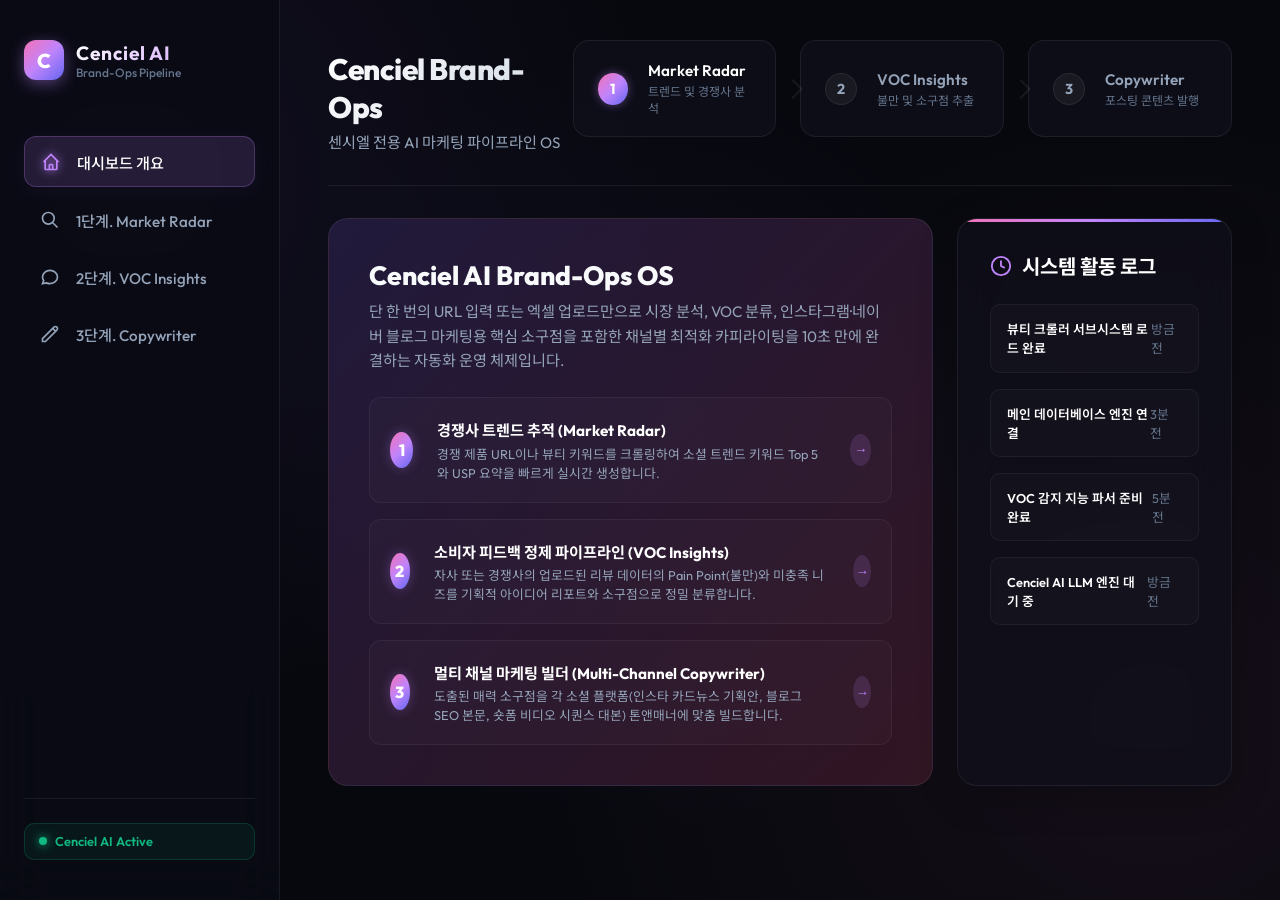
<file: templates/index.html>
<!DOCTYPE html>
<html lang="ko">

<head>
    <meta charset="UTF-8">
    <meta name="viewport" content="width=device-width, initial-scale=1.0">
    <title>Cenciel AI Brand-Ops Pipeline</title>
    <!-- CSS link -->
    <link rel="stylesheet" href="/static/css/index.css">
</head>

<body>
    <div class="app-container">
        <!-- Sidebar Navigation -->
        <aside class="sidebar">
            <div class="brand-section">
                <div class="brand-logo">C</div>
                <div class="brand-info">
                    <span class="brand-name">Cenciel AI</span>
                    <span class="brand-sub">Brand-Ops Pipeline</span>
                </div>
            </div>

            <nav class="nav-menu">
                <li class="nav-item active" data-page="overview">
                    <a class="nav-link">
                        <svg viewBox="0 0 24 24">
                            <path
                                d="M3 12l2-2m0 0l7-7 7 7M5 10v10a1 1 0 001 1h3m10-11l2 2m-2-2v10a1 1 0 01-1 1h-3m-6 0a1 1 0 001-1v-4a1 1 0 011-1h2a1 1 0 011 1v4a1 1 0 001 1m-6 0h6" />
                        </svg>
                        <span>대시보드 개요</span>
                    </a>
                </li>
                <li class="nav-item" data-page="market">
                    <a class="nav-link">
                        <svg viewBox="0 0 24 24">
                            <path d="M21 21l-6-6m2-5a7 7 0 11-14 0 7 7 0 0114 0z" />
                        </svg>
                        <span>1단계. Market Radar</span>
                    </a>
                </li>
                <li class="nav-item" data-page="voc">
                    <a class="nav-link">
                        <svg viewBox="0 0 24 24">
                            <path
                                d="M8 12h.01M12 12h.01M16 12h.01M21 12c0 4.418-4.03 8-9 8a9.863 9.863 0 01-4.255-.949L3 20l1.395-3.72C3.512 15.042 3 13.574 3 12c0-4.418 4.03-8 9-8s9 3.582 9 8z" />
                        </svg>
                        <span>2단계. VOC Insights</span>
                    </a>
                </li>
                <li class="nav-item" data-page="generator">
                    <a class="nav-link">
                        <svg viewBox="0 0 24 24">
                            <path
                                d="M15.232 5.232l3.536 3.536m-2.036-5.036a2.5 2.5 0 113.536 3.536L6.5 21.036H3v-3.572L16.732 3.732z" />
                        </svg>
                        <span>3단계. Copywriter</span>
                    </a>
                </li>
            </nav>

            <div class="sidebar-footer">
                <div class="status-badge">
                    <div class="status-dot"></div>
                    <span id="status-text">Cenciel AI Active</span>
                </div>
            </div>
        </aside>

        <!-- Main Body -->
        <main class="main-content">
            <!-- Header Section -->
            <div class="header-wrapper">
                <div class="dashboard-title">
                    <h1>Cenciel Brand-Ops</h1>
                    <p>센시엘 전용 AI 마케팅 파이프라인 OS</p>
                </div>

                <div class="user-action-btn">
                    <!-- Standard flow nodes indicating state in visual pipeline -->
                    <div class="pipeline-flow-viz">
                        <div class="pipeline-node active" data-step="market">
                            <div class="node-num">1</div>
                            <div>
                                <div class="node-title">Market Radar</div>
                                <div class="node-desc">트렌드 및 경쟁사 분석</div>
                            </div>
                        </div>
                        <div class="pipeline-node" data-step="voc">
                            <div class="node-num">2</div>
                            <div>
                                <div class="node-title">VOC Insights</div>
                                <div class="node-desc">불만 및 소구점 추출</div>
                            </div>
                        </div>
                        <div class="pipeline-node" data-step="generator">
                            <div class="node-num">3</div>
                            <div>
                                <div class="node-title">Copywriter</div>
                                <div class="node-desc">포스팅 콘텐츠 발행</div>
                            </div>
                        </div>
                    </div>
                </div>
            </div>

            <!-- ========================================== -->
            <!-- PAGE: OVERVIEW (DASHBOARD) -->
            <!-- ========================================== -->
            <section id="page-overview" class="app-page active">
                <div class="pipeline-dashboard-grid">
                    <!-- Banner -->
                    <div class="overview-banner">
                        <div class="overview-banner-title">
                            <h2>Cenciel AI Brand-Ops OS</h2>
                            <p>단 한 번의 URL 입력 또는 엑셀 업로드만으로 시장 분석, VOC 분류, 인스타그램·네이버 블로그 마케팅용 핵심 소구점을 포함한 채널별 최적화 카피라이팅을
                                10초 만에 완결하는 자동화 운영 체제입니다.</p>
                        </div>

                        <!-- Visual Step Connector links -->
                        <div class="pipeline-diagram">
                            <div class="diagram-step" data-target="market">
                                <div class="diagram-num">1</div>
                                <div class="diagram-info">
                                    <h4>경쟁사 트렌드 추적 (Market Radar)</h4>
                                    <p>경쟁 제품 URL이나 뷰티 키워드를 크롤링하여 소셜 트렌드 키워드 Top 5와 USP 요약을 빠르게 실시간 생성합니다.</p>
                                </div>
                                <button class="diagram-btn">&rarr;</button>
                            </div>

                            <div class="diagram-step" data-target="voc">
                                <div class="diagram-num">2</div>
                                <div class="diagram-info">
                                    <h4>소비자 피드백 정제 파이프라인 (VOC Insights)</h4>
                                    <p>자사 또는 경쟁사의 업로드된 리뷰 데이터의 Pain Point(불만)와 미충족 니즈를 기획적 아이디어 리포트와 소구점으로 정밀 분류합니다.</p>
                                </div>
                                <button class="diagram-btn">&rarr;</button>
                            </div>

                            <div class="diagram-step" data-target="generator">
                                <div class="diagram-num">3</div>
                                <div class="diagram-info">
                                    <h4>멀티 채널 마케팅 빌더 (Multi-Channel Copywriter)</h4>
                                    <p>도출된 매력 소구점을 각 소셜 플랫폼(인스타 카드뉴스 기획안, 블로그 SEO 본문, 숏폼 비디오 시퀀스 대본) 톤앤매너에 맞춤 빌드합니다.</p>
                                </div>
                                <button class="diagram-btn">&rarr;</button>
                            </div>
                        </div>
                    </div>

                    <!-- Side activities & indicators -->
                    <div class="card-panel" style="display:flex; flex-direction:column; gap:1.5rem;">
                        <h3 class="panel-title">
                            <svg viewBox="0 0 24 24" fill="none" stroke="currentColor" stroke-width="2">
                                <circle cx="12" cy="12" r="10" />
                                <path d="M12 6v6l4 2" />
                            </svg>
                            시스템 활동 로그
                        </h3>
                        <div class="recent-activities">
                            <div class="activity-item">
                                <span class="activity-title">뷰티 크롤러 서브시스템 로드 완료</span>
                                <span class="activity-time">방금 전</span>
                            </div>
                            <div class="activity-item">
                                <span class="activity-title">메인 데이터베이스 엔진 연결</span>
                                <span class="activity-time">3분 전</span>
                            </div>
                            <div class="activity-item">
                                <span class="activity-title">VOC 감지 지능 파서 준비 완료</span>
                                <span class="activity-time">5분 전</span>
                            </div>
                            <div class="activity-item">
                                <span class="activity-title">Cenciel AI LLM 엔진 대기 중</span>
                                <span class="activity-time">방금 전</span>
                            </div>
                        </div>
                    </div>
                </div>
            </section>

            <!-- ========================================== -->
            <!-- PAGE: STEP 1. MARKET RADAR -->
            <!-- ========================================== -->
            <section id="page-market" class="app-page">
                <div class="card-panel">
                    <div class="panel-header">
                        <div class="panel-title">
                            <svg viewBox="0 0 24 24" fill="none" stroke="currentColor" stroke-width="2">
                                <path d="M21 21l-6-6m2-5a7 7 0 11-14 0 7 7 0 0114 0z" />
                            </svg>
                            경쟁사 트렌드 진단 및 레이더
                        </div>
                    </div>

                    <form id="market-form">
                        <div class="input-group">
                            <label for="market-input">경쟁사 브랜드 제품 URL 또는 트렌드 키워드</label>
                            <input type="text" id="market-input" class="control-input"
                                placeholder="예: 'PDRN 세럼', '속건조 앰플' 또는 올리브영/스마트스토어 제품 웹페이지 주소 입력" required>
                        </div>
                        <button type="submit" class="btn-primary">
                            <svg style="width:18px;height:18px;" fill="none" viewBox="0 0 24 24" stroke="currentColor"
                                stroke-width="2.5">
                                <path stroke-linecap="round" stroke-linejoin="round" d="M13 10V3L4 14h7v7l9-11h-7z" />
                            </svg>
                            시장 레이더 가동하기
                        </button>
                    </form>
                </div>

                <!-- Custom Loader -->
                <div id="market-loading" class="loading-wrapper card-panel">
                    <div class="loading-spinner"></div>
                    <div class="loading-text" id="market-loading-text">경쟁 웹사이트 내부 제품 정보를 크롤링하고 있습니다...</div>
                </div>

                <!-- Market analysis output -->
                <div id="market-results-section" style="display:none;">
                    <div class="results-grid">
                        <!-- Keywords -->
                        <div class="card-panel">
                            <h3 class="panel-title">⭐ 시장 트렌드 키워드 Top 5</h3>
                            <p style="color:var(--text-secondary); font-size:0.82rem; margin-top:0.25rem;">올리브영 및 네이버 쇼핑
                                수집 버즈 가중치 산출</p>
                            <div class="tags-list" id="market-keywords">
                                <!-- Generated Dynamic Badges -->
                            </div>
                        </div>

                        <!-- Targeting Proposal -->
                        <div class="card-panel">
                            <h3 class="panel-title">📢 차별화 마케팅 포지셔닝 타겟</h3>
                            <div class="strategy-list" id="market-targeting-list">
                                <!-- Generated Dynamic Targeting -->
                            </div>
                        </div>

                        <!-- Competitor USP -->
                        <div class="card-panel grid-col-full">
                            <h3 class="panel-title">🛡️ 경쟁 품목 핵심 강점(USP) 요약</h3>
                            <div class="usp-grid" id="market-usp-list">
                                <!-- Generated Dynamic USP Cards -->
                            </div>
                        </div>
                    </div>

                    <div style="margin-top: 1.5rem; display: flex; justify-content: flex-end;">
                        <button id="proceed-to-voc-btn" class="btn-primary">
                            <span>2단계 고객 VOC 분석으로 연결하기</span>
                            <svg style="width: 16px; height: 16px;" fill="none" viewBox="0 0 24 24"
                                stroke="currentColor" stroke-width="2.5">
                                <path stroke-linecap="round" stroke-linejoin="round" d="M14 5l7 7m0 0l-7 7m7-7H3" />
                            </svg>
                        </button>
                    </div>
                </div>
            </section>

            <!-- ========================================== -->
            <!-- PAGE: STEP 2. VOC INSIGHTS -->
            <!-- ========================================== -->
            <section id="page-voc" class="app-page">
                <div class="results-grid">
                    <!-- Excel Uplod Box -->
                    <div class="card-panel">
                        <div class="panel-title" style="margin-bottom:1rem;">
                            <svg viewBox="0 0 24 24" fill="none" stroke="currentColor" stroke-width="2">
                                <path d="M4 16v1a3 3 0 003 3h10a3 3 0 003-3v-1m-4-8l-4-4m0 0L8 8m4-4v12" />
                            </svg>
                            방법 A. 리뷰 파일 드롭 및 업로드 (Excel / CSV)
                        </div>
                        <div class="file-drop-zone" id="voc-file-zone">
                            <svg fill="none" viewBox="0 0 24 24" stroke="currentColor" stroke-width="1.5">
                                <path stroke-linecap="round" stroke-linejoin="round"
                                    d="M19.5 14.25v-2.625a3.375 3.375 0 00-3.375-3.375h-1.5A1.125 1.125 0 0113.5 7.125v-1.5a3.375 3.375 0 00-3.375-3.375H8.25m6.75 12H9m1.5-12H5.625c-.621 0-1.125.504-1.125 1.125v17.25c0 .621.504 1.125 1.125 1.125h12.75c.621 0 1.125-.504 1.125-1.125V11.25a9 9 0 00-9-9z" />
                            </svg>
                            <p>분석할 엑셀리뷰 내용 문서를 드래그 앤 드롭하거나 마우스로 클릭해 직접 탐색기를 띄우세요.</p>
                            <span>(.xls, .xlsx, .csv 확장자 파일 자동 인식)</span>
                            <input type="file" id="file-input" accept=".xlsx,.xls,.csv">
                        </div>
                    </div>

                    <!-- Direct paste textbox -->
                    <div class="card-panel">
                        <div class="panel-title" style="margin-bottom:1rem;">
                            <svg viewBox="0 0 24 24" fill="none" stroke="currentColor" stroke-width="2">
                                <path
                                    d="M9 12h6m-6 4h6m2 5H7a2 2 0 01-2-2V5a2 2 0 012-2h5.586a1 1 0 01.707.293l5.414 5.414a1 1 0 01.293.707V19a2 2 0 01-2 2z" />
                            </svg>
                            방법 B. 리뷰 텍스트 직접 복사-붙여넣기
                        </div>
                        <div class="input-group" style="margin-bottom: 1.12rem;">
                            <textarea id="voc-text-input" class="control-input" style="height: 160px; resize: none;"
                                placeholder="소비자들의 실제 불만 및 핵심 건의사항 리뷰들을 한 줄씩 줄바꿈하여 붙여넣으세요. 전처리 모델이 자동으로 키워드를 파싱합니다."></textarea>
                        </div>
                        <button type="button" id="voc-analyze-pasted-btn" class="btn-primary">
                            <svg style="width:18px;height:18px;" fill="none" viewBox="0 0 24 24" stroke="currentColor"
                                stroke-width="2.5">
                                <path stroke-linecap="round" stroke-linejoin="round"
                                    d="M9 5H7a2 2 0 00-2 2v12a2 2 0 002 2h10a2 2 0 002-2V7a2 2 0 00-2-2h-2M9 5a2 2 0 002 2h2a2 2 0 002-2M9 5a2 2 0 012-2h2a2 2 0 012 2m-6 9l2 2 4-4" />
                            </svg>
                            복사한 정성 텍스트 분석 개시
                        </button>
                    </div>
                </div>

                <!-- Loader -->
                <div id="voc-loading" class="loading-wrapper card-panel">
                    <div class="loading-spinner"></div>
                    <div class="loading-text">소비자 VOC 텍스트 마이닝 및 클러스터링을 적용 중입니다...</div>
                </div>

                <!-- VOC Result -->
                <div id="voc-results-section" style="display:none;">
                    <div class="feedback-stat-row" style="margin-bottom: 1.5rem;">
                        <div class="metric-highlight-card">
                            <span class="metric-num" id="voc-total-reviews">0</span>
                            <span class="metric-label" id="voc-stat-col-name">분석된 총 리뷰 수</span>
                        </div>
                        <div class="card-panel" style="padding:1.25rem 2rem;">
                            <h4 style="font-size:0.9rem; font-weight:700; margin-bottom: 0.75rem; color:#fff;">⭐ 고객 평점
                                분포 현황</h4>
                            <div id="voc-ratings-chart-container">
                                <!-- Progressbars -->
                            </div>
                        </div>
                    </div>

                    <div class="results-grid">
                        <!-- Pain Points -->
                        <div class="card-panel">
                            <h3 class="panel-title" style="color: var(--accent-rose);">⚠️ 고객 주요 불만사항 (Pain Point)</h3>
                            <div class="pain-list" id="voc-pain-list">
                                <!-- JS outputs dynamic complaints -->
                            </div>
                        </div>

                        <!-- Product idea report table -->
                        <div class="card-panel">
                            <h3 class="panel-title" style="color: var(--primary);">💡 신제품/제품선 처방 아이디어 리포트</h3>
                            <div class="idea-table-container">
                                <table class="idea-table" id="voc-ideas-table">
                                    <thead>
                                        <tr>
                                            <th>혁신 콘셉트</th>
                                            <th>방향성 제시</th>
                                        </tr>
                                    </thead>
                                    <tbody>
                                        <!-- JS yields raw ideas -->
                                    </tbody>
                                </table>
                            </div>
                        </div>

                        <!-- Derived Selling Points (핵심 소구점 1줄 선택 부) -->
                        <div class="card-panel grid-col-full">
                            <h3 class="panel-title" style="color: var(--accent-emerald);">🎯 AI 추천 핵심 마케팅 소구점 (Selling
                                Point) 추출</h3>
                            <p style="color: var(--text-secondary); font-size: 0.85rem; margin-top: 0.25rem;">
                                생성된 카피 중 하나를 <strong>클릭(선택)</strong>하시면 바로 다음 단계인 3단계 멀티채널 카피 생성기가 바로 연동 실행됩니다.
                            </p>

                            <div class="sp-list" id="voc-sp-list">
                                <!-- Selected items list content -->
                            </div>
                        </div>
                    </div>
                </div>
            </section>

            <!-- ========================================== -->
            <!-- PAGE: STEP 3. MULTI-CHANNEL COPYWRITER -->
            <!-- ========================================== -->
            <section id="page-generator" class="app-page">
                <div class="card-panel">
                    <div class="panel-header">
                        <div class="panel-title">
                            <svg viewBox="0 0 24 24" fill="none" stroke="currentColor" stroke-width="2">
                                <path
                                    d="M15.232 5.232l3.536 3.536m-2.036-5.036a2.5 2.5 0 113.536 3.536L6.5 21.036H3v-3.572L16.732 3.732z" />
                            </svg>
                            멀티 채널 마케팅 콘텐츠 빌더
                        </div>
                    </div>

                    <form id="generator-form">
                        <div class="input-group">
                            <label for="content-selling-point">1~2단계에서 도출된 핵심 소구점 (자유롭게 문구 수정 가능)</label>
                            <input type="text" id="content-selling-point" class="control-input"
                                placeholder="2단계 VOC의 소구점 카드를 선택하시거나 직접 제품을 설명할 포인트를 1줄로 축약해 작성해 주세요." required>
                        </div>
                        <button type="submit" class="btn-primary">
                            <svg style="width:18px;height:18px;" fill="none" viewBox="0 0 24 24" stroke="currentColor"
                                stroke-width="2.5">
                                <path stroke-linecap="round" stroke-linejoin="round" d="M13 10V3L4 14h7v7l9-11h-7z" />
                            </svg>
                            플랫폼별 마케팅 원고 즉시 빌드
                        </button>
                    </form>
                </div>

                <!-- Loader -->
                <div id="generator-loading" class="loading-wrapper card-panel">
                    <div class="loading-spinner"></div>
                    <div class="loading-text">각 채널(인스타/블로그/숏폼)별 가이드 페르소나 톤앤매너 프롬프트를 조율하고 있습니다...</div>
                </div>

                <!-- Generation Outputs -->
                <div id="generator-results-section" style="display:none;">
                    <!-- Channels select tab -->
                    <div class="channel-tab-container">
                        <button class="channel-tab active" data-channel="instagram">
                            <svg style="width:18px;height:18px;" fill="none" viewBox="0 0 24 24" stroke="currentColor"
                                stroke-width="2">
                                <rect x="2" y="2" width="20" height="20" rx="5" ry="5" />
                                <path d="M16 11.37A4 4 0 1112.63 8 4 4 0 0116 11.37zM17.5 6.5h.01" />
                            </svg>
                            인스타그램 카드뉴스 &amp; 피드
                        </button>
                        <button class="channel-tab" data-channel="blog">
                            <svg style="width:18px;height:18px;" fill="none" viewBox="0 0 24 24" stroke="currentColor"
                                stroke-width="2">
                                <path
                                    d="M12 6.253v13m0-13C10.832 5.477 9.246 5 7.5 5S4.168 5.477 3 6.253v13C4.168 18.477 5.754 18 7.5 18s3.332.477 4.5 1.253m0-13C13.168 5.477 14.754 5 16.5 5c1.747 0 3.332.477 4.5 1.253v13C19.832 18.477 18.247 18 16.5 18c-1.746 0-3.332.477-4.5 1.253" />
                            </svg>
                            네이버 공식 블로그 (SEO최적)
                        </button>
                        <button class="channel-tab" data-channel="shortform">
                            <svg style="width:18px;height:18px;" fill="none" viewBox="0 0 24 24" stroke="currentColor"
                                stroke-width="2">
                                <path
                                    d="M15 10l5.555-3.678A1 1 0 0122 7.158v9.684a1 1 0 01-1.445.898L15 14M4 18h8a2 2 0 002-2V8a2 2 0 00-2-2H4a2 2 0 00-2 2v8a2 2 0 002 2z" />
                            </svg>
                            릴스/숏폼 영상 대본
                        </button>
                    </div>

                    <!-- SUBPANEL: INSTAGRAM -->
                    <div id="channel-instagram" class="channel-content active">
                        <div class="insta-layout-grid">
                            <!-- Left Phone view -->
                            <div class="phone-mockup-wrapper">
                                <div class="phone-mockup">
                                    <div class="phone-header">
                                        <span>12:00</span>
                                        <span style="font-size: 0.65rem;">LTE</span>
                                    </div>
                                    <div class="phone-insta-nav">
                                        <span>Cenciel_official</span>
                                    </div>
                                    <div class="insta-post-author">
                                        <div class="author-avatar">
                                            <div class="author-avatar-img"></div>
                                        </div>
                                        <span class="author-name">cenciel_official</span>
                                    </div>
                                    <!-- Slide preview area -->
                                    <div class="insta-post-media">
                                        <div class="media-mock-text">
                                            <span id="phone-media-num"
                                                style="display:block; font-size:0.65rem; color:var(--primary); text-transform:uppercase; font-weight:800; margin-bottom:0.25rem;">Slide
                                                1</span>
                                            <h4 id="phone-media-title"
                                                style="font-size: 1.05rem; margin-bottom: 0.5rem; word-break:keep-all;">
                                                제형의 진정 끈적임 극복 세럼</h4>
                                            <p id="phone-media-body"
                                                style="font-size: 0.72rem; color: #cbd5e1; font-weight:400; padding:0 0.5rem;">
                                                세럼 하나로 속건조를 잡습니다.</p>
                                        </div>
                                        <div class="media-slide-dots" id="phone-media-dots">
                                            <!-- slide dots -->
                                        </div>
                                    </div>
                                    <div class="insta-post-actions">
                                        <svg style="width: 18px; height: 18px;" fill="none" viewBox="0 0 24 24"
                                            stroke="currentColor" stroke-width="2">
                                            <path
                                                d="M4.318 6.318a4.5 4.5 0 000 6.364L12 20.364l7.682-7.682a4.5 4.5 0 00-6.364-6.364L12 7.636l-1.318-1.318a4.5 4.5 0 00-6.364 0z" />
                                        </svg>
                                        <svg style="width: 18px; height: 18px;" fill="none" viewBox="0 0 24 24"
                                            stroke="currentColor" stroke-width="2">
                                            <path
                                                d="M8 12h.01M12 12h.01M16 12h.01M21 12c0 4.418-4.03 8-9 8a9.863 9.863 0 01-4.255-.949L3 20l1.395-3.72C3.512 15.042 3 13.574 3 12c0-4.418 4.03-8 9-8s9 3.582 9 8z" />
                                        </svg>
                                    </div>
                                    <div class="insta-post-caption-box">
                                        <span class="caption-author">cenciel_official</span>
                                        <span id="insta-mock-caption-content">내용 들어가는 곳...</span>
                                        <div class="insta-post-hashtags" id="insta-mock-hashtags">#화장품 #세럼 #보습</div>
                                    </div>
                                </div>
                            </div>

                            <!-- Right card editor preview list -->
                            <div class="card-panel">
                                <div class="flex-between" style="margin-bottom:1rem;">
                                    <span class="storyboard-title">📸 카드뉴스 5슬라이드 구성안 가이드</span>
                                    <button class="copy-btn" id="copy-insta-caption-btn">
                                        <svg style="width:14px;height:14px;" fill="none" viewBox="0 0 24 24"
                                            stroke="currentColor" stroke-width="2">
                                            <path
                                                d="M8 5H6a2 2 0 00-2 2v12a2 2 0 002 2h10a2 2 0 002-2v-1M8 5a2 2 0 002 2h2a2 2 0 002-2M8 5a2 2 0 012-2h2a2 2 0 012 2m0 0h2a2 2 0 012 2v3m2 4H10m0 0l3-3m-3 3l3 3" />
                                        </svg>
                                        <span>본문 캡션 복사</span>
                                    </button>
                                </div>
                                <div class="card-storyboard" id="insta-storyboard">
                                    <!-- Slide steps yield here -->
                                </div>
                            </div>
                        </div>
                    </div>

                    <!-- SUBPANEL: NAVER BLOG -->
                    <div id="channel-blog" class="channel-content">
                        <div class="card-panel">
                            <div class="flex-between" style="margin-bottom:1.5rem;">
                                <span class="storyboard-title">📝 네이버 블로그 스마트에디터 배포용 문서</span>
                                <button class="copy-btn" id="copy-blog-content-btn">
                                    <svg style="width:14px;height:14px;" fill="none" viewBox="0 0 24 24"
                                        stroke="currentColor" stroke-width="2">
                                        <path
                                            d="M8 5H6a2 2 0 00-2 2v12a2 2 0 002 2h10a2 2 0 002-2v-1M8 5a2 2 0 002 2h2a2 2 0 002-2M8 5a2 2 0 012-2h2a2 2 0 012 2m0 0h2a2 2 0 012 2v3m2 4H10m0 0l3-3m-3 3l3 3" />
                                    </svg>
                                    <span>전체 원고 텍스트 복사</span>
                                </button>
                            </div>

                            <div class="blog-sheet-view">
                                <div class="blog-seo-title">
                                    <span class="blog-keyword-pill">BLOG SEO</span>
                                    <span id="blog-render-title">블로그 포스팅 타이틀 정보</span>
                                </div>
                                <div id="blog-render-body">
                                    <!-- Dynamic text structure -->
                                </div>
                            </div>
                        </div>
                    </div>

                    <!-- SUBPANEL: SHORTFORM -->
                    <div id="channel-shortform" class="channel-content">
                        <div class="card-panel">
                            <div class="flex-between" style="margin-bottom:1.5rem;">
                                <div>
                                    <span class="storyboard-title">🎬 15초 쇼츠 &amp; 릴스 타임시퀀스 대본</span>
                                    <p style="color:var(--text-secondary); font-size:0.8rem; margin-top:0.25rem;">
                                        콘셉트: <strong id="sf-concept-text">보습 해결 숏비디오 스틸</strong>
                                    </p>
                                </div>
                                <button class="copy-btn" id="copy-sf-script-btn">
                                    <svg style="width:14px;height:14px;" fill="none" viewBox="0 0 24 24"
                                        stroke="currentColor" stroke-width="2">
                                        <path
                                            d="M8 5H6a2 2 0 00-2 2v12a2 2 0 002 2h10a2 2 0 002-2v-1M8 5a2 2 0 002 2h2a2 2 0 002-2M8 5a2 2 0 012-2h2a2 2 0 012 2m0 0h2a2 2 0 012 2v3m2 4H10m0 0l3-3m-3 3l3 3" />
                                    </svg>
                                    <span>비디오 스크립트 복사</span>
                                </button>
                            </div>

                            <div class="idea-table-container">
                                <table class="idea-table shortform-table" id="sf-script-table">
                                    <thead>
                                        <tr>
                                            <th>타임라인</th>
                                            <th>화면 구성 (Visual)</th>
                                            <th>오디오 가이드 (Audio)</th>
                                        </tr>
                                    </thead>
                                    <tbody>
                                        <!-- Script lines -->
                                    </tbody>
                                </table>
                            </div>
                        </div>
                    </div>
                </div>
            </section>

            <!-- ========================================== -->
            <!-- PAGE: SETTINGS -->
            <!-- ========================================== -->
            <section id="page-settings" class="app-page">
                <div class="card-panel">
                    <div class="panel-header">
                        <div class="panel-title">
                            <svg viewBox="0 0 24 24" fill="none" stroke="currentColor" stroke-width="2">
                                <path
                                    d="M10.325 4.317c.426-1.756 2.924-1.756 3.35 0a1.724 1.724 0 002.573 1.066c1.543-.94 3.31.826 2.37 2.37a1.724 1.724 0 001.065 2.572c1.756.426 1.756 2.924 0 3.35a1.724 1.724 0 00-1.066 2.573c.94 1.543-.826 3.31-2.37 2.37a1.724 1.724 0 00-2.572 1.065c-.426 1.756-2.924 1.756-3.35 0a1.724 1.724 0 00-2.573-1.066c-1.543.94-3.31-.826-2.37-2.37a1.724 1.724 0 00-1.065-2.572c-1.756-.426-1.756-2.924 0-3.35a1.724 1.724 0 001.066-2.573c-.94-1.543.826-3.31 2.37-2.37.996.608 2.296.07 2.572-1.065z" />
                            </svg>
                            시스템 설정 &amp; 기동 키 정보
                        </div>
                    </div>

                    <div class="input-group">
                        <label for="settings-api-key">OpenAI API Key (선택사항)</label>
                        <input type="password" id="settings-api-key" class="control-input"
                            placeholder="sk-... 로 시작하는 API 키를 집어 넣으세요.">
                        <span
                            style="font-size: 0.78rem; color: var(--text-muted); margin-top: 0.5rem; line-height: 1.4;">
                            * API 키를 지정하지 않는 경우 내장된 화장품/스킨케어 도메인 온디바이스 시뮬레이터 모델이 실행됩니다.<br>
                            * API 키는 브라우저의 로컬저장소(localStorage)에만 안전하게 기재되며 소스 크롤러나 백엔드 서버에 영구히 저장되지 않습니다.
                        </span>
                    </div>

                    <button type="button" id="save-settings" class="btn-primary">
                        <span>설정정보 저장 및 적용</span>
                    </button>
                </div>
            </section>
        </main>
    </div>

    <!-- JS script -->
    <script src="/static/js/app.js"></script>
</body>

</html>
</file>
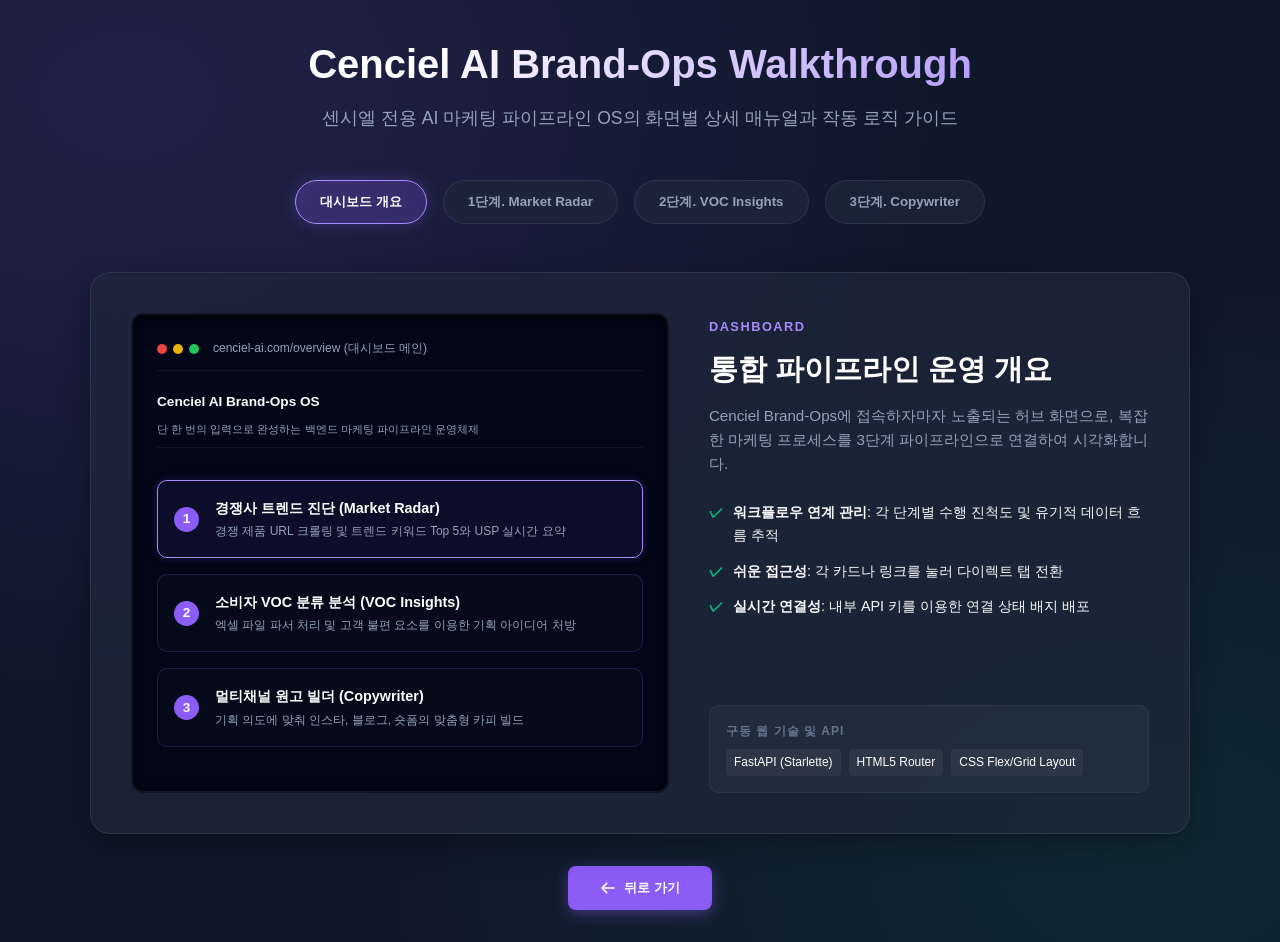
<file: walkthrough.html>
<!DOCTYPE html>
<html lang="ko">

<head>
    <meta charset="UTF-8">
    <meta name="viewport" content="width=device-width, initial-scale=1.0">
    <title>Cenciel AI Brand-Ops Walkthrough</title>
    <style>
        :root {
            --bg-dark: #0f172a;
            --card-bg: rgba(30, 41, 59, 0.7);
            --border-color: rgba(255, 255, 255, 0.08);
            --primary: #8b5cf6;
            --primary-light: #a78bfa;
            --accent-emerald: #10b981;
            --accent-rose: #f43f5e;
            --text-main: #f8fafc;
            --text-secondary: #94a3b8;
            --text-muted: #64748b;
        }

        * {
            box-sizing: border-box;
            margin: 0;
            padding: 0;
            font-family: -apple-system, BlinkMacSystemFont, "Segoe UI", Roboto, "Helvetica Neue", Arial, sans-serif;
        }

        body {
            background-color: var(--bg-dark);
            color: var(--text-main);
            line-height: 1.6;
            padding: 2rem 1rem;
            min-height: 100vh;
            background-image:
                radial-gradient(at 10% 10%, rgba(139, 92, 246, 0.15) 0px, transparent 50%),
                radial-gradient(at 90% 90%, rgba(16, 185, 129, 0.1) 0px, transparent 50%);
        }

        .container {
            max-width: 1100px;
            margin: 0 auto;
        }

        header {
            text-align: center;
            margin-bottom: 3rem;
        }

        header h1 {
            font-size: 2.5rem;
            font-weight: 800;
            background: linear-gradient(135deg, #fff 30%, var(--primary-light) 90%);
            -webkit-background-clip: text;
            background-clip: text;
            -webkit-text-fill-color: transparent;
            margin-bottom: 0.5rem;
        }

        header p {
            color: var(--text-secondary);
            font-size: 1.1rem;
        }

        .menu-bar {
            display: flex;
            justify-content: center;
            gap: 1rem;
            margin-bottom: 3rem;
            flex-wrap: wrap;
        }

        .menu-btn {
            background: var(--card-bg);
            border: 1px solid var(--border-color);
            color: var(--text-secondary);
            padding: 0.75rem 1.5rem;
            border-radius: 9999px;
            cursor: pointer;
            font-weight: 600;
            transition: all 0.3s ease;
            backdrop-filter: blur(10px);
        }

        .menu-btn.active,
        .menu-btn:hover {
            color: #fff;
            background: rgba(139, 92, 246, 0.25);
            border-color: var(--primary-light);
            box-shadow: 0 0 15px rgba(139, 92, 246, 0.3);
        }

        .screen-section {
            display: none;
            grid-template-columns: 1.1fr 0.9fr;
            gap: 2.5rem;
            background: var(--card-bg);
            border: 1px solid var(--border-color);
            border-radius: 20px;
            padding: 2.5rem;
            backdrop-filter: blur(16px);
            box-shadow: 0 10px 30px rgba(0, 0, 0, 0.3);
            margin-bottom: 2rem;
            animation: fadeIn 0.5s ease forwards;
        }

        .screen-section.active {
            display: grid;
        }

        @keyframes fadeIn {
            from {
                opacity: 0;
                transform: translateY(15px);
            }

            to {
                opacity: 1;
                transform: translateY(0);
            }
        }

        /* HTML/CSS MOCKUP AREA */
        .mockup-container {
            background: #020617;
            border: 2px solid rgba(255, 255, 255, 0.05);
            border-radius: 12px;
            padding: 1.5rem;
            position: relative;
            box-shadow: inset 0 2px 10px rgba(0, 0, 0, 0.8);
            min-height: 480px;
            display: flex;
            flex-direction: column;
        }

        .mockup-header {
            display: flex;
            align-items: center;
            gap: 6px;
            margin-bottom: 1.25rem;
            border-bottom: 1px solid rgba(255, 255, 255, 0.05);
            padding-bottom: 0.75rem;
        }

        .dot-red {
            width: 10px;
            height: 10px;
            background: #ef4444;
            border-radius: 50%;
        }

        .dot-yellow {
            width: 10px;
            height: 10px;
            background: #eab308;
            border-radius: 50%;
        }

        .dot-green {
            width: 10px;
            height: 10px;
            background: #22c55e;
            border-radius: 50%;
        }

        .mockup-title {
            color: var(--text-secondary);
            font-size: 0.75rem;
            margin-left: 0.5rem;
            font-weight: 500;
        }

        /* OVERVIEW MOCKUP */
        .ov-node-list {
            display: flex;
            flex-direction: column;
            gap: 1rem;
            padding: 1rem 0;
        }

        .ov-node {
            background: rgba(255, 255, 255, 0.02);
            border: 1px solid rgba(139, 92, 246, 0.2);
            padding: 1rem;
            border-radius: 10px;
            display: flex;
            align-items: center;
            gap: 1rem;
            position: relative;
        }

        .ov-node.active {
            background: rgba(139, 92, 246, 0.08);
            border-color: var(--primary-light);
            box-shadow: 0 0 10px rgba(139, 92, 246, 0.2);
        }

        .ov-num {
            width: 25px;
            height: 25px;
            background: var(--primary);
            border-radius: 50%;
            display: flex;
            align-items: center;
            justify-content: center;
            font-weight: 700;
            font-size: 0.85rem;
        }

        .ov-body h4 {
            font-size: 0.9rem;
            color: #fff;
            margin-bottom: 2px;
        }

        .ov-body p {
            font-size: 0.75rem;
            color: var(--text-secondary);
        }

        /* STEP 1 MOCKUP */
        .s1-input-box {
            background: rgba(255, 255, 255, 0.03);
            border: 1px dashed rgba(255, 255, 255, 0.1);
            padding: 0.8rem;
            border-radius: 6px;
            margin-bottom: 0.8rem;
            font-size: 0.75rem;
            color: var(--primary-light);
        }

        .s1-tags {
            display: flex;
            gap: 0.4rem;
            flex-wrap: wrap;
            margin-bottom: 1rem;
        }

        .s1-tag {
            background: rgba(139, 92, 246, 0.15);
            color: var(--primary-light);
            border: 1px solid rgba(139, 92, 246, 0.3);
            padding: 0.2rem 0.5rem;
            font-size: 0.7rem;
            border-radius: 4px;
        }

        .s1-card-list {
            display: grid;
            grid-template-columns: 1fr 1fr;
            gap: 0.6rem;
        }

        .s1-card {
            background: rgba(255, 255, 255, 0.02);
            border: 1px solid rgba(255, 255, 255, 0.05);
            padding: 0.6rem;
            border-radius: 6px;
        }

        .s1-card h5 {
            font-size: 0.78rem;
            color: #fff;
            margin-bottom: 2px;
        }

        .s1-card p {
            font-size: 0.68rem;
            color: var(--text-secondary);
        }

        /* STEP 2 MOCKUP */
        .s2-split {
            display: grid;
            grid-template-columns: 1.15fr 0.85fr;
            gap: 0.8rem;
            height: 100%;
        }

        .s2-cell {
            background: rgba(255, 255, 255, 0.01);
            border: 1px solid rgba(255, 255, 255, 0.05);
            padding: 0.6rem;
            border-radius: 8px;
            display: flex;
            flex-direction: column;
            gap: 0.4rem;
        }

        .s2-pain-badge {
            background: rgba(244, 63, 94, 0.1);
            color: var(--accent-rose);
            border: 1px solid rgba(244, 63, 94, 0.3);
            padding: 0.2rem;
            font-size: 0.62rem;
            text-align: center;
            border-radius: 4px;
        }

        .s2-bar-row {
            display: flex;
            align-items: center;
            gap: 5px;
            font-size: 0.6rem;
        }

        .s2-bar {
            flex-grow: 1;
            height: 5px;
            background: rgba(255, 255, 255, 0.05);
            border-radius: 2px;
            overflow: hidden;
        }

        .s2-bar-fill {
            height: 100%;
            background: var(--primary);
        }

        .s2-sp-card {
            background: rgba(16, 185, 129, 0.05);
            border: 1px solid rgba(16, 185, 129, 0.2);
            padding: 0.5rem;
            border-radius: 6px;
            font-size: 0.65rem;
            cursor: pointer;
            transition: all 0.2s ease;
        }

        .s2-sp-card:hover {
            border-color: var(--accent-emerald);
            background: rgba(16, 185, 129, 0.1);
        }

        /* STEP 3 MOCKUP */
        .s3-preview {
            display: grid;
            grid-template-columns: 0.85fr 1.15fr;
            gap: 0.8rem;
        }

        .s3-phone {
            border: 3px solid #334155;
            border-radius: 20px;
            padding: 0.5rem;
            background: #020617;
            text-align: center;
        }

        .s3-phone-screen {
            background: #0f172a;
            border-radius: 12px;
            height: 250px;
            padding: 0.6rem;
            display: flex;
            flex-direction: column;
            justify-content: center;
            border: 1px solid rgba(255, 255, 255, 0.05);
        }

        .s3-slide-editor {
            display: flex;
            flex-direction: column;
            gap: 0.4rem;
        }

        .s3-slide-item {
            background: rgba(255, 255, 255, 0.03);
            border: 1px solid rgba(255, 255, 255, 0.06);
            padding: 0.5rem;
            border-radius: 6px;
            font-size: 0.68rem;
        }

        .s3-slide-item.active {
            border-color: var(--primary);
            background: rgba(139, 92, 246, 0.06);
        }

        /* DESCRIPTION PANEL AREA */
        .desc-panel {
            display: flex;
            flex-direction: column;
            justify-content: space-between;
        }

        .desc-header {
            margin-bottom: 1.5rem;
        }

        .step-tag {
            color: var(--primary-light);
            font-size: 0.8rem;
            font-weight: 700;
            text-transform: uppercase;
            letter-spacing: 1.5px;
            margin-bottom: 0.5rem;
            display: inline-block;
        }

        .desc-panel h2 {
            font-size: 1.8rem;
            font-weight: 700;
            color: #fff;
            margin-bottom: 0.75rem;
        }

        .desc-panel p {
            color: var(--text-secondary);
            font-size: 0.95rem;
            margin-bottom: 1.5rem;
        }

        .feature-bullets {
            list-style: none;
            display: flex;
            flex-direction: column;
            gap: 0.8rem;
            margin-bottom: 2rem;
        }

        .feature-bullets li {
            position: relative;
            padding-left: 1.5rem;
            font-size: 0.9rem;
            color: var(--text-main);
        }

        .feature-bullets li::before {
            content: "✓";
            position: absolute;
            left: 0;
            color: var(--accent-emerald);
            font-weight: 700;
        }

        .tech-box {
            background: rgba(255, 255, 255, 0.03);
            border: 1px solid rgba(255, 255, 255, 0.05);
            border-radius: 10px;
            padding: 1rem;
        }

        .tech-box h6 {
            font-size: 0.75rem;
            color: var(--text-muted);
            text-transform: uppercase;
            letter-spacing: 1px;
            margin-bottom: 0.5rem;
        }

        .tech-row {
            display: flex;
            flex-wrap: wrap;
            gap: 0.5rem;
        }

        .tech-tag {
            background: rgba(255, 255, 255, 0.05);
            font-size: 0.75rem;
            padding: 0.25rem 0.5rem;
            border-radius: 4px;
            color: #fff;
        }

        .back-btn-container {
            margin-top: 1.5rem;
            text-align: center;
        }

        .btn-dash {
            display: inline-flex;
            align-items: center;
            gap: 8px;
            padding: 0.8rem 2rem;
            background: var(--primary);
            color: #fff;
            text-decoration: none;
            border-radius: 8px;
            font-weight: 600;
            box-shadow: 0 4px 14px rgba(139, 92, 246, 0.4);
            border: none;
            cursor: pointer;
            transition: all 0.3s ease;
        }

        .btn-dash:hover {
            background: var(--primary-light);
            transform: translateY(-2px);
            box-shadow: 0 6px 20px rgba(139, 92, 246, 0.5);
        }

        @media (max-width: 900px) {
            .screen-section {
                grid-template-columns: 1fr;
            }

            .mockup-container {
                min-height: 400px;
            }
        }
    </style>
</head>

<body>
    <div class="container">
        <header>
            <h1>Cenciel AI Brand-Ops Walkthrough</h1>
            <p>센시엘 전용 AI 마케팅 파이프라인 OS의 화면별 상세 매뉴얼과 작동 로직 가이드</p>
        </header>

        <div class="menu-bar">
            <button class="menu-btn active" onclick="showTab('tab-overview')">대시보드 개요</button>
            <button class="menu-btn" onclick="showTab('tab-market')">1단계. Market Radar</button>
            <button class="menu-btn" onclick="showTab('tab-voc')">2단계. VOC Insights</button>
            <button class="menu-btn" onclick="showTab('tab-generator')">3단계. Copywriter</button>
        </div>

        <!-- 1. OVERVIEW -->
        <section id="tab-overview" class="screen-section active">
            <div class="mockup-container">
                <div class="mockup-header">
                    <span class="dot-red"></span>
                    <span class="dot-yellow"></span>
                    <span class="dot-green"></span>
                    <span class="mockup-title">cenciel-ai.com/overview (대시보드 메인)</span>
                </div>
                <div style="font-size: 0.85rem; font-weight: 700; color: #fff; margin-bottom: 0.5rem;">Cenciel AI
                    Brand-Ops OS</div>
                <div
                    style="font-size: 0.7rem; color: var(--text-secondary); margin-bottom: 1rem; border-bottom:1px solid rgba(255,255,255,0.05); padding-bottom: 0.5rem;">
                    단 한 번의 입력으로 완성하는 백엔드 마케팅 파이프라인 운영체제</div>
                <div class="ov-node-list">
                    <div class="ov-node active">
                        <div class="ov-num">1</div>
                        <div class="ov-body">
                            <h4>경쟁사 트렌드 진단 (Market Radar)</h4>
                            <p>경쟁 제품 URL 크롤링 및 트렌드 키워드 Top 5와 USP 실시간 요약</p>
                        </div>
                    </div>
                    <div class="ov-node">
                        <div class="ov-num">2</div>
                        <div class="ov-body">
                            <h4>소비자 VOC 분류 분석 (VOC Insights)</h4>
                            <p>엑셀 파일 파서 처리 및 고객 불편 요소를 이용한 기획 아이디어 처방</p>
                        </div>
                    </div>
                    <div class="ov-node">
                        <div class="ov-num">3</div>
                        <div class="ov-body">
                            <h4>멀티채널 원고 빌더 (Copywriter)</h4>
                            <p>기획 의도에 맞춰 인스타, 블로그, 숏폼의 맞춤형 카피 빌드</p>
                        </div>
                    </div>
                </div>
            </div>
            <div class="desc-panel">
                <div class="desc-header">
                    <span class="step-tag">Dashboard</span>
                    <h2>통합 파이프라인 운영 개요</h2>
                    <p>Cenciel Brand-Ops에 접속하자마자 노출되는 허브 화면으로, 복잡한 마케팅 프로세스를 3단계 파이프라인으로 연결하여 시각화합니다.</p>
                    <ul class="feature-bullets">
                        <li><strong>워크플로우 연계 관리</strong>: 각 단계별 수행 진척도 및 유기적 데이터 흐름 추적</li>
                        <li><strong>쉬운 접근성</strong>: 각 카드나 링크를 눌러 다이렉트 탭 전환</li>
                        <li><strong>실시간 연결성</strong>: 내부 API 키를 이용한 연결 상태 배지 배포</li>
                    </ul>
                </div>
                <div class="tech-box">
                    <h6>구동 웹 기술 및 API</h6>
                    <div class="tech-row">
                        <span class="tech-tag">FastAPI (Starlette)</span>
                        <span class="tech-tag">HTML5 Router</span>
                        <span class="tech-tag">CSS Flex/Grid Layout</span>
                    </div>
                </div>
            </div>
        </section>

        <!-- 2. MARKET RADAR -->
        <section id="tab-market" class="screen-section">
            <div class="mockup-container">
                <div class="mockup-header">
                    <span class="dot-red"></span>
                    <span class="dot-yellow"></span>
                    <span class="dot-green"></span>
                    <span class="mockup-title">cenciel-ai.com/market (1단계 마켓 레이더)</span>
                </div>
                <div style="font-size:0.8rem; color:#fff; font-weight:700; margin-bottom: 0.5rem;">경쟁사 트렌드 진단 및 레이더
                </div>
                <div class="s1-input-box">비비크림 (또는 https://smartstore.naver.com/... 경쟁사 상품 주소)</div>
                <div
                    style="background:var(--primary); padding: 0.4rem; font-size:0.75rem; text-align:center; font-weight:600; border-radius: 4px; margin-bottom: 1.25rem;">
                    시장 레이더 가동하기</div>

                <div style="font-size: 0.72rem; color: #fff; font-weight: 700; margin-bottom: 0.4rem;">✔ 시장 트렌드 키워드 Top
                    5</div>
                <div class="s1-tags">
                    <span class="s1-tag">비비크림 추천</span>
                    <span class="s1-tag">재생 비비</span>
                    <span class="s1-tag">커버력 좋은 비비</span>
                    <span class="s1-tag">톤업 크림</span>
                    <span class="s1-tag">EWG 그린등급</span>
                </div>

                <div style="font-size: 0.72rem; color: #fff; font-weight: 700; margin-bottom: 0.4rem;">✔ 경쟁사 핵심 강점(USP)
                    요약</div>
                <div class="s1-card-list">
                    <div class="s1-card">
                        <h5>피부과 처방 성분</h5>
                        <p>병풀정량추출물 탑재로 장벽 회복성 시너지 제안</p>
                    </div>
                    <div class="s1-card">
                        <h5>번들거림 프리</h5>
                        <p>12시간 이상 다크닝 현상을 원천 방지하는 톤 지속력</p>
                    </div>
                </div>
            </div>
            <div class="desc-panel">
                <div class="desc-header">
                    <span class="step-tag">Step 1. Market Radar</span>
                    <h2>경쟁사 웹 스크랩 &amp; 트렌드 포지셔닝</h2>
                    <p>입력받은 제품 키워드나 경쟁 쇼핑몰/제품 URL을 백엔드 크롤러가 직접 파싱하여 텍스트 정보를 긁어오며, LLM이 경쟁사의 마케팅 강점(USP)을 분류 제시합니다.</p>
                    <ul class="feature-bullets">
                        <li><strong>웹 파서 모듈 연결</strong>: 스마트스토어/쿠팡 등 내부 메타 정보 크롤링</li>
                        <li><strong>지능적 상위 태그 추출</strong>: LLM이 상품명에서 연계 확장 키워드 도출</li>
                        <li><strong>차별화 공략 및 제안</strong>: 경쟁사의 약점을 공략하기 위한 마케팅 타겟 제안</li>
                    </ul>
                </div>
                <div class="tech-box">
                    <h6>구동 웹 기술 및 API</h6>
                    <div class="tech-row">
                        <span class="tech-tag">crawler.py (BeautifulSoup4)</span>
                        <span class="tech-tag">LLMService.analyze_market</span>
                        <span class="tech-tag">POST /api/analyze-market</span>
                    </div>
                </div>
            </div>
        </section>

        <!-- 3. VOC INSIGHTS -->
        <section id="tab-voc" class="screen-section">
            <div class="mockup-container">
                <div class="mockup-header">
                    <span class="dot-red"></span>
                    <span class="dot-yellow"></span>
                    <span class="dot-green"></span>
                    <span class="mockup-title">cenciel-ai.com/voc (2단계 피드백 인사이트)</span>
                </div>
                <div class="s2-split">
                    <div class="s2-cell" style="gap: 0.6rem;">
                        <span style="font-size:0.72rem; font-weight:700; color:#fff;">⚠️ 고객 불만 통지 (Pain Point)</span>
                        <div class="s2-pain-badge">제형: 세럼 화장 전 밀림 심함 (High Impact)</div>
                        <div class="s2-pain-badge"
                            style="background:rgba(234,179,8,0.1); color:#eab308; border-color:rgba(234,179,8,0.3);">용기:
                            스포이트 투입 튜브 뻑뻑함</div>
                        <span style="font-size:0.72rem; font-weight:700; color:#fff; margin-top:2px;">💡 AI 추천 핵심 소구점
                            (클릭 가능)</span>
                        <div class="s2-sp-card">🎯 "메이크업 전 밀림 없는 가성비 초소량 속보습 톤케어"</div>
                        <div class="s2-sp-card" style="border-color:rgba(255,255,255,0.06); background:none;">🎯 "여드름성
                            처방 논코메도제닉 민감피부 안심 보습막"</div>
                    </div>
                    <div class="s2-cell">
                        <span style="font-size:0.65rem; color:var(--text-secondary);">총 리뷰 수: <strong
                                style="color:#fff;">15개</strong></span>
                        <span
                            style="font-size:0.65rem; color:var(--text-secondary); border-top:1px solid rgba(255,255,255,0.05); padding-top:4px;">별점별
                            분포</span>
                        <div class="s2-bar-row">5★ <div class="s2-bar">
                                <div class="s2-bar-fill" style="width: 80%;"></div>
                            </div>
                        </div>
                        <div class="s2-bar-row">4★ <div class="s2-bar">
                                <div class="s2-bar-fill" style="width: 40%;"></div>
                            </div>
                        </div>
                        <div class="s2-bar-row">3★ <div class="s2-bar">
                                <div class="s2-bar-fill" style="width: 20%;"></div>
                            </div>
                        </div>
                    </div>
                </div>
            </div>
            <div class="desc-panel">
                <div class="desc-header">
                    <span class="step-tag">Step 2. VOC Insights</span>
                    <h2>고객 피드백 정제 및 마케팅 소구점 추출</h2>
                    <p>자영업자 또는 브랜드 매니저들이 가장 번거로워하는 엑셀 정성 정량 리뷰 처리를 자동화합니다. 텍스트 열과 별점 평점 열을 오토 디텍션하여 소비자 행동 패턴을 요약합니다.
                    </p>
                    <ul class="feature-bullets">
                        <li><strong>구조화 통계 렌더링</strong>: 판다스 데이터 클렌징을 통한 평점 가중 분포도 제작</li>
                        <li><strong>불만 및 니즈 카테고리화</strong>: LLM이 원인과 중요도를 정밀 라벨링</li>
                        <li><strong>클릭 앤 카피 원스톱 연동</strong>: 추천 소구점을 클릭하는 것만으로 3단계 작문 엔진의 메인 타겟으로 자동 주입 처리</li>
                    </ul>
                </div>
                <div class="tech-box">
                    <h6>구동 웹 기술 및 API</h6>
                    <div class="tech-row">
                        <span class="tech-tag">voc_analyzer.py (Pandas)</span>
                        <span class="tech-tag">POST /api/analyze-voc</span>
                        <span class="tech-tag">POST /api/upload-voc</span>
                    </div>
                </div>
            </div>
        </section>

        <!-- 4. COPYWRITER -->
        <section id="tab-generator" class="screen-section">
            <div class="mockup-container" style="justify-content: flex-start; gap: 0.8rem;">
                <div class="mockup-header">
                    <span class="dot-red"></span>
                    <span class="dot-yellow"></span>
                    <span class="dot-green"></span>
                    <span class="mockup-title">cenciel-ai.com/generator (3단계 카피 생성 에디터)</span>
                </div>
                <div class="s3-preview">
                    <div class="s3-phone">
                        <span
                            style="font-size:0.5rem; color:#fff; display:block; margin-bottom:4px;">Cenciel_Official</span>
                        <div class="s3-phone-screen">
                            <span style="font-size:0.58rem; color:var(--primary); font-weight:800;">Slide 1.
                                Title</span>
                            <div style="font-size:0.75rem; color:#fff; font-weight:700; margin:5px 0;">민감성 피부 시술 후 자극 커버
                                끝</div>
                            <span style="font-size:0.55rem; color:var(--text-secondary);">하루 종일 맑은 톤을 보정합니다.</span>
                        </div>
                        <div style="display:flex; justify-content:center; gap:2.5px; margin-top:4px;">
                            <span style="width:3px; height:3px; background:var(--primary); border-radius:50%;"></span>
                            <span
                                style="width:3px; height:3px; background:rgba(255,255,255,0.2); border-radius:50%;"></span>
                            <span
                                style="width:3px; height:3px; background:rgba(255,255,255,0.2); border-radius:50%;"></span>
                        </div>
                    </div>
                    <div class="s3-slide-editor">
                        <span style="font-size:0.6rem; color:var(--text-secondary); text-transform:uppercase;">스토리 슬라이드
                            구성안</span>
                        <div class="s3-slide-item active">
                            <strong>1. 표지 타이틀</strong>
                            <p style="font-size:0.58rem; color:var(--text-muted);">메이크업 전 밀림 없는 비비크림</p>
                        </div>
                        <div class="s3-slide-item">
                            <strong>2. 장점 1탄</strong>
                            <p style="font-size:0.58rem; color:var(--text-muted);">성분의 재생성과 발림 효과</p>
                        </div>
                    </div>
                </div>
            </div>
            <div class="desc-panel">
                <div class="desc-header">
                    <span class="step-tag">Step 3. Copywriter</span>
                    <h2>멀티 플랫폼 타겟 카피라이팅 &amp; 폰 인덱스 캡션</h2>
                    <p>2단계에서 이식된 소구점 문장을 가이드 삼아, 소셜 미디어 플랫폼별 최적의 페르소나 톤앤매너 프롬프트를 배정하여 포스팅용 실물 원고를 제작합니다.</p>
                    <ul class="feature-bullets">
                        <li><strong>인스타그램 뷰어</strong>: 카드뉴스 각 슬라이드 구조와 인스타 전용 해시태그/이모지 배출</li>
                        <li><strong>네이버 블로그 에디팅</strong>: SEO 최적 키워드 기반 상세 타이틀 및 소제목 문장 세트 추출</li>
                        <li><strong>숏폼 비디오 가이드</strong>: 크리에이터 카메라 무빙 아이디어(Visual)와 스피치 성우 가이드(Audio) 지원</li>
                    </ul>
                </div>
                <div class="tech-box">
                    <h6>구동 웹 기술 및 API</h6>
                    <div class="tech-row">
                        <span class="tech-tag">LLMService.generate_marketing_content</span>
                        <span class="tech-tag">Clipboard API (Clipboard JS)</span>
                        <span class="tech-tag">POST /api/generate-content</span>
                    </div>
                </div>
            </div>
        </section>

        <div class="back-btn-container">
            <button class="btn-dash" onclick="window.history.back()">
                <svg style="width:16px;height:16px;" fill="none" viewBox="0 0 24 24" stroke="currentColor"
                    stroke-width="2.5">
                    <path stroke-linecap="round" stroke-linejoin="round" d="M10 19l-7-7m0 0l7-7m-7 7h18" />
                </svg>
                뒤로 가기
            </button>
        </div>
    </div>

    <script>
        function showTab(tabId) {
            // Hide all tab sections
            document.querySelectorAll('.screen-section').forEach(sec => {
                sec.classList.remove('active');
            });
            // Update active state on button
            document.querySelectorAll('.menu-btn').forEach(btn => {
                btn.classList.remove('active');
            });

            // Show targets
            document.getElementById(tabId).classList.add('active');

            // Set active class on corresponding button
            const triggerIdx = {
                'tab-overview': 0,
                'tab-market': 1,
                'tab-voc': 2,
                'tab-generator': 3
            }[tabId];
            document.querySelectorAll('.menu-btn')[triggerIdx].classList.add('active');
        }
    </script>
</body>

</html>
</file>
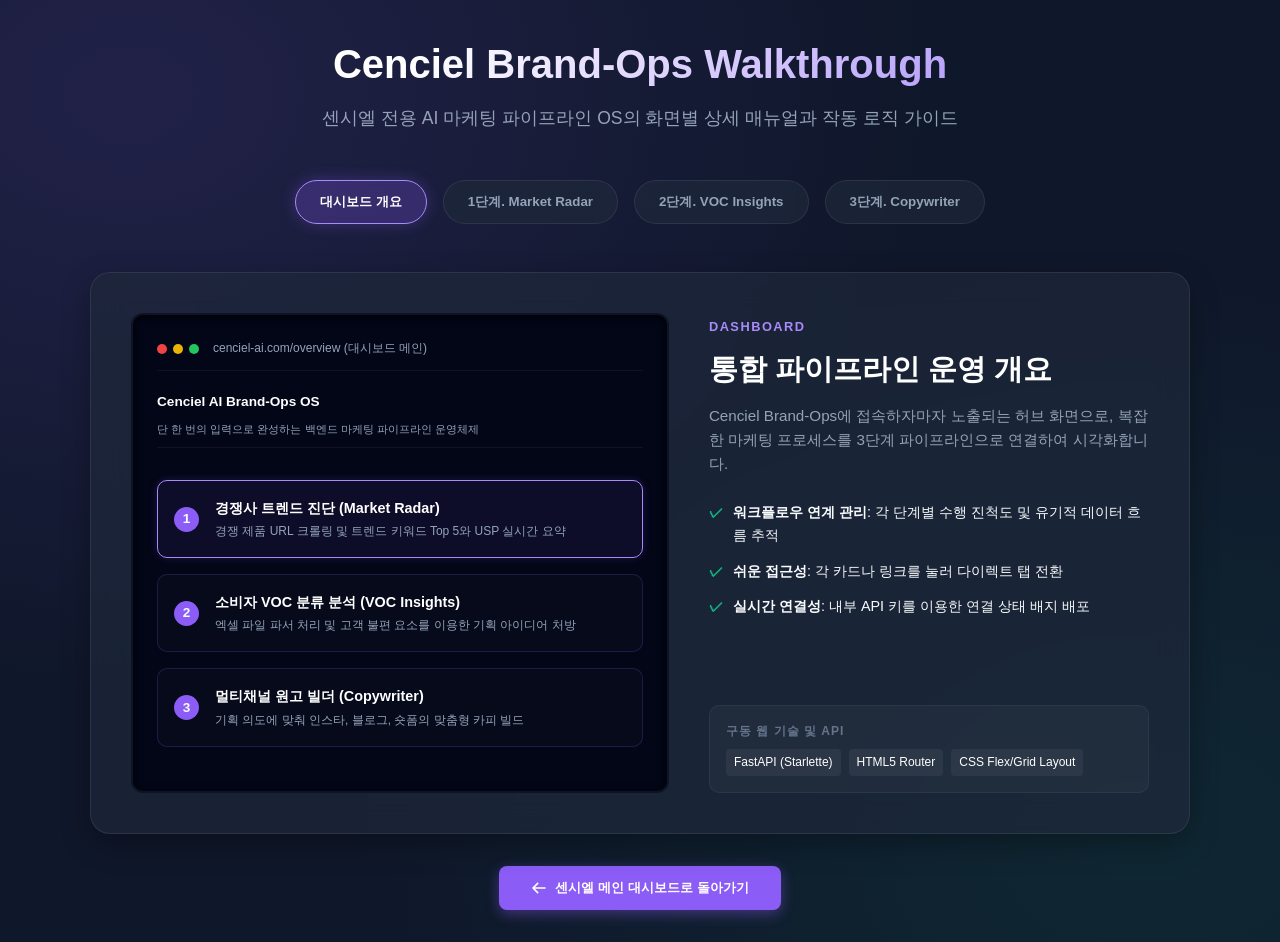
<file: templates/walkthrough.html>
<!DOCTYPE html>
<html lang="ko">

<head>
    <meta charset="UTF-8">
    <meta name="viewport" content="width=device-width, initial-scale=1.0">
    <title>Cenciel AI Brand-Ops Walkthrough</title>
    <style>
        :root {
            --bg-dark: #0f172a;
            --card-bg: rgba(30, 41, 59, 0.7);
            --border-color: rgba(255, 255, 255, 0.08);
            --primary: #8b5cf6;
            --primary-light: #a78bfa;
            --accent-emerald: #10b981;
            --accent-rose: #f43f5e;
            --text-main: #f8fafc;
            --text-secondary: #94a3b8;
            --text-muted: #64748b;
        }

        * {
            box-sizing: border-box;
            margin: 0;
            padding: 0;
            font-family: -apple-system, BlinkMacSystemFont, "Segoe UI", Roboto, "Helvetica Neue", Arial, sans-serif;
        }

        body {
            background-color: var(--bg-dark);
            color: var(--text-main);
            line-height: 1.6;
            padding: 2rem 1rem;
            min-height: 100vh;
            background-image:
                radial-gradient(at 10% 10%, rgba(139, 92, 246, 0.15) 0px, transparent 50%),
                radial-gradient(at 90% 90%, rgba(16, 185, 129, 0.1) 0px, transparent 50%);
        }

        .container {
            max-width: 1100px;
            margin: 0 auto;
        }

        header {
            text-align: center;
            margin-bottom: 3rem;
        }

        header h1 {
            font-size: 2.5rem;
            font-weight: 800;
            background: linear-gradient(135deg, #fff 30%, var(--primary-light) 90%);
            -webkit-background-clip: text;
            background-clip: text;
            -webkit-text-fill-color: transparent;
            margin-bottom: 0.5rem;
        }

        header p {
            color: var(--text-secondary);
            font-size: 1.1rem;
        }

        .menu-bar {
            display: flex;
            justify-content: center;
            gap: 1rem;
            margin-bottom: 3rem;
            flex-wrap: wrap;
        }

        .menu-btn {
            background: var(--card-bg);
            border: 1px solid var(--border-color);
            color: var(--text-secondary);
            padding: 0.75rem 1.5rem;
            border-radius: 9999px;
            cursor: pointer;
            font-weight: 600;
            transition: all 0.3s ease;
            backdrop-filter: blur(10px);
        }

        .menu-btn.active,
        .menu-btn:hover {
            color: #fff;
            background: rgba(139, 92, 246, 0.25);
            border-color: var(--primary-light);
            box-shadow: 0 0 15px rgba(139, 92, 246, 0.3);
        }

        .screen-section {
            display: none;
            grid-template-columns: 1.1fr 0.9fr;
            gap: 2.5rem;
            background: var(--card-bg);
            border: 1px solid var(--border-color);
            border-radius: 20px;
            padding: 2.5rem;
            backdrop-filter: blur(16px);
            box-shadow: 0 10px 30px rgba(0, 0, 0, 0.3);
            margin-bottom: 2rem;
            animation: fadeIn 0.5s ease forwards;
        }

        .screen-section.active {
            display: grid;
        }

        @keyframes fadeIn {
            from {
                opacity: 0;
                transform: translateY(15px);
            }

            to {
                opacity: 1;
                transform: translateY(0);
            }
        }

        /* HTML/CSS MOCKUP AREA */
        .mockup-container {
            background: #020617;
            border: 2px solid rgba(255, 255, 255, 0.05);
            border-radius: 12px;
            padding: 1.5rem;
            position: relative;
            box-shadow: inset 0 2px 10px rgba(0, 0, 0, 0.8);
            min-height: 480px;
            display: flex;
            flex-direction: column;
        }

        .mockup-header {
            display: flex;
            align-items: center;
            gap: 6px;
            margin-bottom: 1.25rem;
            border-bottom: 1px solid rgba(255, 255, 255, 0.05);
            padding-bottom: 0.75rem;
        }

        .dot-red {
            width: 10px;
            height: 10px;
            background: #ef4444;
            border-radius: 50%;
        }

        .dot-yellow {
            width: 10px;
            height: 10px;
            background: #eab308;
            border-radius: 50%;
        }

        .dot-green {
            width: 10px;
            height: 10px;
            background: #22c55e;
            border-radius: 50%;
        }

        .mockup-title {
            color: var(--text-secondary);
            font-size: 0.75rem;
            margin-left: 0.5rem;
            font-weight: 500;
        }

        /* OVERVIEW MOCKUP */
        .ov-node-list {
            display: flex;
            flex-direction: column;
            gap: 1rem;
            padding: 1rem 0;
        }

        .ov-node {
            background: rgba(255, 255, 255, 0.02);
            border: 1px solid rgba(139, 92, 246, 0.2);
            padding: 1rem;
            border-radius: 10px;
            display: flex;
            align-items: center;
            gap: 1rem;
            position: relative;
        }

        .ov-node.active {
            background: rgba(139, 92, 246, 0.08);
            border-color: var(--primary-light);
            box-shadow: 0 0 10px rgba(139, 92, 246, 0.2);
        }

        .ov-num {
            width: 25px;
            height: 25px;
            background: var(--primary);
            border-radius: 50%;
            display: flex;
            align-items: center;
            justify-content: center;
            font-weight: 700;
            font-size: 0.85rem;
        }

        .ov-body h4 {
            font-size: 0.9rem;
            color: #fff;
            margin-bottom: 2px;
        }

        .ov-body p {
            font-size: 0.75rem;
            color: var(--text-secondary);
        }

        /* STEP 1 MOCKUP */
        .s1-input-box {
            background: rgba(255, 255, 255, 0.03);
            border: 1px dashed rgba(255, 255, 255, 0.1);
            padding: 0.8rem;
            border-radius: 6px;
            margin-bottom: 0.8rem;
            font-size: 0.75rem;
            color: var(--primary-light);
        }

        .s1-tags {
            display: flex;
            gap: 0.4rem;
            flex-wrap: wrap;
            margin-bottom: 1rem;
        }

        .s1-tag {
            background: rgba(139, 92, 246, 0.15);
            color: var(--primary-light);
            border: 1px solid rgba(139, 92, 246, 0.3);
            padding: 0.2rem 0.5rem;
            font-size: 0.7rem;
            border-radius: 4px;
        }

        .s1-card-list {
            display: grid;
            grid-template-columns: 1fr 1fr;
            gap: 0.6rem;
        }

        .s1-card {
            background: rgba(255, 255, 255, 0.02);
            border: 1px solid rgba(255, 255, 255, 0.05);
            padding: 0.6rem;
            border-radius: 6px;
        }

        .s1-card h5 {
            font-size: 0.78rem;
            color: #fff;
            margin-bottom: 2px;
        }

        .s1-card p {
            font-size: 0.68rem;
            color: var(--text-secondary);
        }

        /* STEP 2 MOCKUP */
        .s2-split {
            display: grid;
            grid-template-columns: 1.15fr 0.85fr;
            gap: 0.8rem;
            height: 100%;
        }

        .s2-cell {
            background: rgba(255, 255, 255, 0.01);
            border: 1px solid rgba(255, 255, 255, 0.05);
            padding: 0.6rem;
            border-radius: 8px;
            display: flex;
            flex-direction: column;
            gap: 0.4rem;
        }

        .s2-pain-badge {
            background: rgba(244, 63, 94, 0.1);
            color: var(--accent-rose);
            border: 1px solid rgba(244, 63, 94, 0.3);
            padding: 0.2rem;
            font-size: 0.62rem;
            text-align: center;
            border-radius: 4px;
        }

        .s2-bar-row {
            display: flex;
            align-items: center;
            gap: 5px;
            font-size: 0.6rem;
        }

        .s2-bar {
            flex-grow: 1;
            height: 5px;
            background: rgba(255, 255, 255, 0.05);
            border-radius: 2px;
            overflow: hidden;
        }

        .s2-bar-fill {
            height: 100%;
            background: var(--primary);
        }

        .s2-sp-card {
            background: rgba(16, 185, 129, 0.05);
            border: 1px solid rgba(16, 185, 129, 0.2);
            padding: 0.5rem;
            border-radius: 6px;
            font-size: 0.65rem;
            cursor: pointer;
            transition: all 0.2s ease;
        }

        .s2-sp-card:hover {
            border-color: var(--accent-emerald);
            background: rgba(16, 185, 129, 0.1);
        }

        /* STEP 3 MOCKUP */
        .s3-preview {
            display: grid;
            grid-template-columns: 0.85fr 1.15fr;
            gap: 0.8rem;
        }

        .s3-phone {
            border: 3px solid #334155;
            border-radius: 20px;
            padding: 0.5rem;
            background: #020617;
            text-align: center;
        }

        .s3-phone-screen {
            background: #0f172a;
            border-radius: 12px;
            height: 250px;
            padding: 0.6rem;
            display: flex;
            flex-direction: column;
            justify-content: center;
            border: 1px solid rgba(255, 255, 255, 0.05);
        }

        .s3-slide-editor {
            display: flex;
            flex-direction: column;
            gap: 0.4rem;
        }

        .s3-slide-item {
            background: rgba(255, 255, 255, 0.03);
            border: 1px solid rgba(255, 255, 255, 0.06);
            padding: 0.5rem;
            border-radius: 6px;
            font-size: 0.68rem;
        }

        .s3-slide-item.active {
            border-color: var(--primary);
            background: rgba(139, 92, 246, 0.06);
        }

        /* DESCRIPTION PANEL AREA */
        .desc-panel {
            display: flex;
            flex-direction: column;
            justify-content: space-between;
        }

        .desc-header {
            margin-bottom: 1.5rem;
        }

        .step-tag {
            color: var(--primary-light);
            font-size: 0.8rem;
            font-weight: 700;
            text-transform: uppercase;
            letter-spacing: 1.5px;
            margin-bottom: 0.5rem;
            display: inline-block;
        }

        .desc-panel h2 {
            font-size: 1.8rem;
            font-weight: 700;
            color: #fff;
            margin-bottom: 0.75rem;
        }

        .desc-panel p {
            color: var(--text-secondary);
            font-size: 0.95rem;
            margin-bottom: 1.5rem;
        }

        .feature-bullets {
            list-style: none;
            display: flex;
            flex-direction: column;
            gap: 0.8rem;
            margin-bottom: 2rem;
        }

        .feature-bullets li {
            position: relative;
            padding-left: 1.5rem;
            font-size: 0.9rem;
            color: var(--text-main);
        }

        .feature-bullets li::before {
            content: "✓";
            position: absolute;
            left: 0;
            color: var(--accent-emerald);
            font-weight: 700;
        }

        .tech-box {
            background: rgba(255, 255, 255, 0.03);
            border: 1px solid rgba(255, 255, 255, 0.05);
            border-radius: 10px;
            padding: 1rem;
        }

        .tech-box h6 {
            font-size: 0.75rem;
            color: var(--text-muted);
            text-transform: uppercase;
            letter-spacing: 1px;
            margin-bottom: 0.5rem;
        }

        .tech-row {
            display: flex;
            flex-wrap: wrap;
            gap: 0.5rem;
        }

        .tech-tag {
            background: rgba(255, 255, 255, 0.05);
            font-size: 0.75rem;
            padding: 0.25rem 0.5rem;
            border-radius: 4px;
            color: #fff;
        }

        .back-btn-container {
            margin-top: 1.5rem;
            text-align: center;
        }

        .btn-dash {
            display: inline-flex;
            align-items: center;
            gap: 8px;
            padding: 0.8rem 2rem;
            background: var(--primary);
            color: #fff;
            text-decoration: none;
            border-radius: 8px;
            font-weight: 600;
            box-shadow: 0 4px 14px rgba(139, 92, 246, 0.4);
            border: none;
            cursor: pointer;
            transition: all 0.3s ease;
        }

        .btn-dash:hover {
            background: var(--primary-light);
            transform: translateY(-2px);
            box-shadow: 0 6px 20px rgba(139, 92, 246, 0.5);
        }

        @media (max-width: 900px) {
            .screen-section {
                grid-template-columns: 1fr;
            }

            .mockup-container {
                min-height: 400px;
            }
        }
    </style>
</head>

<body>
    <div class="container">
        <header>
            <h1>Cenciel Brand-Ops Walkthrough</h1>
            <p>센시엘 전용 AI 마케팅 파이프라인 OS의 화면별 상세 매뉴얼과 작동 로직 가이드</p>
        </header>

        <div class="menu-bar">
            <button class="menu-btn active" onclick="showTab('tab-overview')">대시보드 개요</button>
            <button class="menu-btn" onclick="showTab('tab-market')">1단계. Market Radar</button>
            <button class="menu-btn" onclick="showTab('tab-voc')">2단계. VOC Insights</button>
            <button class="menu-btn" onclick="showTab('tab-generator')">3단계. Copywriter</button>
        </div>

        <!-- 1. OVERVIEW -->
        <section id="tab-overview" class="screen-section active">
            <div class="mockup-container">
                <div class="mockup-header">
                    <span class="dot-red"></span>
                    <span class="dot-yellow"></span>
                    <span class="dot-green"></span>
                    <span class="mockup-title">cenciel-ai.com/overview (대시보드 메인)</span>
                </div>
                <div style="font-size: 0.85rem; font-weight: 700; color: #fff; margin-bottom: 0.5rem;">Cenciel AI
                    Brand-Ops OS</div>
                <div
                    style="font-size: 0.7rem; color: var(--text-secondary); margin-bottom: 1rem; border-bottom:1px solid rgba(255,255,255,0.05); padding-bottom: 0.5rem;">
                    단 한 번의 입력으로 완성하는 백엔드 마케팅 파이프라인 운영체제</div>
                <div class="ov-node-list">
                    <div class="ov-node active">
                        <div class="ov-num">1</div>
                        <div class="ov-body">
                            <h4>경쟁사 트렌드 진단 (Market Radar)</h4>
                            <p>경쟁 제품 URL 크롤링 및 트렌드 키워드 Top 5와 USP 실시간 요약</p>
                        </div>
                    </div>
                    <div class="ov-node">
                        <div class="ov-num">2</div>
                        <div class="ov-body">
                            <h4>소비자 VOC 분류 분석 (VOC Insights)</h4>
                            <p>엑셀 파일 파서 처리 및 고객 불편 요소를 이용한 기획 아이디어 처방</p>
                        </div>
                    </div>
                    <div class="ov-node">
                        <div class="ov-num">3</div>
                        <div class="ov-body">
                            <h4>멀티채널 원고 빌더 (Copywriter)</h4>
                            <p>기획 의도에 맞춰 인스타, 블로그, 숏폼의 맞춤형 카피 빌드</p>
                        </div>
                    </div>
                </div>
            </div>
            <div class="desc-panel">
                <div class="desc-header">
                    <span class="step-tag">Dashboard</span>
                    <h2>통합 파이프라인 운영 개요</h2>
                    <p>Cenciel Brand-Ops에 접속하자마자 노출되는 허브 화면으로, 복잡한 마케팅 프로세스를 3단계 파이프라인으로 연결하여 시각화합니다.</p>
                    <ul class="feature-bullets">
                        <li><strong>워크플로우 연계 관리</strong>: 각 단계별 수행 진척도 및 유기적 데이터 흐름 추적</li>
                        <li><strong>쉬운 접근성</strong>: 각 카드나 링크를 눌러 다이렉트 탭 전환</li>
                        <li><strong>실시간 연결성</strong>: 내부 API 키를 이용한 연결 상태 배지 배포</li>
                    </ul>
                </div>
                <div class="tech-box">
                    <h6>구동 웹 기술 및 API</h6>
                    <div class="tech-row">
                        <span class="tech-tag">FastAPI (Starlette)</span>
                        <span class="tech-tag">HTML5 Router</span>
                        <span class="tech-tag">CSS Flex/Grid Layout</span>
                    </div>
                </div>
            </div>
        </section>

        <!-- 2. MARKET RADAR -->
        <section id="tab-market" class="screen-section">
            <div class="mockup-container">
                <div class="mockup-header">
                    <span class="dot-red"></span>
                    <span class="dot-yellow"></span>
                    <span class="dot-green"></span>
                    <span class="mockup-title">cenciel-ai.com/market (1단계 마켓 레이더)</span>
                </div>
                <div style="font-size:0.8rem; color:#fff; font-weight:700; margin-bottom: 0.5rem;">경쟁사 트렌드 진단 및 레이더
                </div>
                <div class="s1-input-box">비비크림 (또는 https://smartstore.naver.com/... 경쟁사 상품 주소)</div>
                <div
                    style="background:var(--primary); padding: 0.4rem; font-size:0.75rem; text-align:center; font-weight:600; border-radius: 4px; margin-bottom: 1.25rem;">
                    시장 레이더 가동하기</div>

                <div style="font-size: 0.72rem; color: #fff; font-weight: 700; margin-bottom: 0.4rem;">✔ 시장 트렌드 키워드 Top
                    5</div>
                <div class="s1-tags">
                    <span class="s1-tag">비비크림 추천</span>
                    <span class="s1-tag">재생 비비</span>
                    <span class="s1-tag">커버력 좋은 비비</span>
                    <span class="s1-tag">톤업 크림</span>
                    <span class="s1-tag">EWG 그린등급</span>
                </div>

                <div style="font-size: 0.72rem; color: #fff; font-weight: 700; margin-bottom: 0.4rem;">✔ 경쟁사 핵심 강점(USP)
                    요약</div>
                <div class="s1-card-list">
                    <div class="s1-card">
                        <h5>피부과 처방 성분</h5>
                        <p>병풀정량추출물 탑재로 장벽 회복성 시너지 제안</p>
                    </div>
                    <div class="s1-card">
                        <h5>번들거림 프리</h5>
                        <p>12시간 이상 다크닝 현상을 원천 방지하는 톤 지속력</p>
                    </div>
                </div>
            </div>
            <div class="desc-panel">
                <div class="desc-header">
                    <span class="step-tag">Step 1. Market Radar</span>
                    <h2>경쟁사 웹 스크랩 &amp; 트렌드 포지셔닝</h2>
                    <p>입력받은 제품 키워드나 경쟁 쇼핑몰/제품 URL을 백엔드 크롤러가 직접 파싱하여 텍스트 정보를 긁어오며, LLM이 경쟁사의 마케팅 강점(USP)을 분류 제시합니다.</p>
                    <ul class="feature-bullets">
                        <li><strong>웹 파서 모듈 연결</strong>: 스마트스토어/쿠팡 등 내부 메타 정보 크롤링</li>
                        <li><strong>지능적 상위 태그 추출</strong>: LLM이 상품명에서 연계 확장 키워드 도출</li>
                        <li><strong>차별화 공략 및 제안</strong>: 경쟁사의 약점을 공략하기 위한 마케팅 타겟 제안</li>
                    </ul>
                </div>
                <div class="tech-box">
                    <h6>구동 웹 기술 및 API</h6>
                    <div class="tech-row">
                        <span class="tech-tag">crawler.py (BeautifulSoup4)</span>
                        <span class="tech-tag">LLMService.analyze_market</span>
                        <span class="tech-tag">POST /api/analyze-market</span>
                    </div>
                </div>
            </div>
        </section>

        <!-- 3. VOC INSIGHTS -->
        <section id="tab-voc" class="screen-section">
            <div class="mockup-container">
                <div class="mockup-header">
                    <span class="dot-red"></span>
                    <span class="dot-yellow"></span>
                    <span class="dot-green"></span>
                    <span class="mockup-title">cenciel-ai.com/voc (2단계 피드백 인사이트)</span>
                </div>
                <div class="s2-split">
                    <div class="s2-cell" style="gap: 0.6rem;">
                        <span style="font-size:0.72rem; font-weight:700; color:#fff;">⚠️ 고객 불만 통지 (Pain Point)</span>
                        <div class="s2-pain-badge">제형: 세럼 화장 전 밀림 심함 (High Impact)</div>
                        <div class="s2-pain-badge"
                            style="background:rgba(234,179,8,0.1); color:#eab308; border-color:rgba(234,179,8,0.3);">용기:
                            스포이트 투입 튜브 뻑뻑함</div>
                        <span style="font-size:0.72rem; font-weight:700; color:#fff; margin-top:2px;">💡 AI 추천 핵심 소구점
                            (클릭 가능)</span>
                        <div class="s2-sp-card">🎯 "메이크업 전 밀림 없는 가성비 초소량 속보습 톤케어"</div>
                        <div class="s2-sp-card" style="border-color:rgba(255,255,255,0.06); background:none;">🎯 "여드름성
                            처방 논코메도제닉 민감피부 안심 보습막"</div>
                    </div>
                    <div class="s2-cell">
                        <span style="font-size:0.65rem; color:var(--text-secondary);">총 리뷰 수: <strong
                                style="color:#fff;">15개</strong></span>
                        <span
                            style="font-size:0.65rem; color:var(--text-secondary); border-top:1px solid rgba(255,255,255,0.05); padding-top:4px;">별점별
                            분포</span>
                        <div class="s2-bar-row">5★ <div class="s2-bar">
                                <div class="s2-bar-fill" style="width: 80%;"></div>
                            </div>
                        </div>
                        <div class="s2-bar-row">4★ <div class="s2-bar">
                                <div class="s2-bar-fill" style="width: 40%;"></div>
                            </div>
                        </div>
                        <div class="s2-bar-row">3★ <div class="s2-bar">
                                <div class="s2-bar-fill" style="width: 20%;"></div>
                            </div>
                        </div>
                    </div>
                </div>
            </div>
            <div class="desc-panel">
                <div class="desc-header">
                    <span class="step-tag">Step 2. VOC Insights</span>
                    <h2>고객 피드백 정제 및 마케팅 소구점 추출</h2>
                    <p>자영업자 또는 브랜드 매니저들이 가장 번거로워하는 엑셀 정성 정량 리뷰 처리를 자동화합니다. 텍스트 열과 별점 평점 열을 오토 디텍션하여 소비자 행동 패턴을 요약합니다.
                    </p>
                    <ul class="feature-bullets">
                        <li><strong>구조화 통계 렌더링</strong>: 판다스 데이터 클렌징을 통한 평점 가중 분포도 제작</li>
                        <li><strong>불만 및 니즈 카테고리화</strong>: LLM이 원인과 중요도를 정밀 라벨링</li>
                        <li><strong>클릭 앤 카피 원스톱 연동</strong>: 추천 소구점을 클릭하는 것만으로 3단계 작문 엔진의 메인 타겟으로 자동 주입 처리</li>
                    </ul>
                </div>
                <div class="tech-box">
                    <h6>구동 웹 기술 및 API</h6>
                    <div class="tech-row">
                        <span class="tech-tag">voc_analyzer.py (Pandas)</span>
                        <span class="tech-tag">POST /api/analyze-voc</span>
                        <span class="tech-tag">POST /api/upload-voc</span>
                    </div>
                </div>
            </div>
        </section>

        <!-- 4. COPYWRITER -->
        <section id="tab-generator" class="screen-section">
            <div class="mockup-container" style="justify-content: flex-start; gap: 0.8rem;">
                <div class="mockup-header">
                    <span class="dot-red"></span>
                    <span class="dot-yellow"></span>
                    <span class="dot-green"></span>
                    <span class="mockup-title">cenciel-ai.com/generator (3단계 카피 생성 에디터)</span>
                </div>
                <div class="s3-preview">
                    <div class="s3-phone">
                        <span
                            style="font-size:0.5rem; color:#fff; display:block; margin-bottom:4px;">Cenciel_Official</span>
                        <div class="s3-phone-screen">
                            <span style="font-size:0.58rem; color:var(--primary); font-weight:800;">Slide 1.
                                Title</span>
                            <div style="font-size:0.75rem; color:#fff; font-weight:700; margin:5px 0;">민감성 피부 시술 후 자극 커버
                                끝</div>
                            <span style="font-size:0.55rem; color:var(--text-secondary);">하루 종일 맑은 톤을 보정합니다.</span>
                        </div>
                        <div style="display:flex; justify-content:center; gap:2.5px; margin-top:4px;">
                            <span style="width:3px; height:3px; background:var(--primary); border-radius:50%;"></span>
                            <span
                                style="width:3px; height:3px; background:rgba(255,255,255,0.2); border-radius:50%;"></span>
                            <span
                                style="width:3px; height:3px; background:rgba(255,255,255,0.2); border-radius:50%;"></span>
                        </div>
                    </div>
                    <div class="s3-slide-editor">
                        <span style="font-size:0.6rem; color:var(--text-secondary); text-transform:uppercase;">스토리 슬라이드
                            구성안</span>
                        <div class="s3-slide-item active">
                            <strong>1. 표지 타이틀</strong>
                            <p style="font-size:0.58rem; color:var(--text-muted);">메이크업 전 밀림 없는 비비크림</p>
                        </div>
                        <div class="s3-slide-item">
                            <strong>2. 장점 1탄</strong>
                            <p style="font-size:0.58rem; color:var(--text-muted);">성분의 재생성과 발림 효과</p>
                        </div>
                    </div>
                </div>
            </div>
            <div class="desc-panel">
                <div class="desc-header">
                    <span class="step-tag">Step 3. Copywriter</span>
                    <h2>멀티 플랫폼 타겟 카피라이팅 &amp; 폰 인덱스 캡션</h2>
                    <p>2단계에서 이식된 소구점 문장을 가이드 삼아, 소셜 미디어 플랫폼별 최적의 페르소나 톤앤매너 프롬프트를 배정하여 포스팅용 실물 원고를 제작합니다.</p>
                    <ul class="feature-bullets">
                        <li><strong>인스타그램 뷰어</strong>: 카드뉴스 각 슬라이드 구조와 인스타 전용 해시태그/이모지 배출</li>
                        <li><strong>네이버 블로그 에디팅</strong>: SEO 최적 키워드 기반 상세 타이틀 및 소제목 문장 세트 추출</li>
                        <li><strong>숏폼 비디오 가이드</strong>: 크리에이터 카메라 무빙 아이디어(Visual)와 스피치 성우 가이드(Audio) 지원</li>
                    </ul>
                </div>
                <div class="tech-box">
                    <h6>구동 웹 기술 및 API</h6>
                    <div class="tech-row">
                        <span class="tech-tag">LLMService.generate_marketing_content</span>
                        <span class="tech-tag">Clipboard API (Clipboard JS)</span>
                        <span class="tech-tag">POST /api/generate-content</span>
                    </div>
                </div>
            </div>
        </section>

        <div class="back-btn-container">
            <button class="btn-dash" onclick="window.location.href='/'">
                <svg style="width:16px;height:16px;" fill="none" viewBox="0 0 24 24" stroke="currentColor"
                    stroke-width="2.5">
                    <path stroke-linecap="round" stroke-linejoin="round" d="M10 19l-7-7m0 0l7-7m-7 7h18" />
                </svg>
                센시엘 메인 대시보드로 돌아가기
            </button>
        </div>
    </div>

    <script>
        function showTab(tabId) {
            // Hide all tab sections
            document.querySelectorAll('.screen-section').forEach(sec => {
                sec.classList.remove('active');
            });
            // Update active state on button
            document.querySelectorAll('.menu-btn').forEach(btn => {
                btn.classList.remove('active');
            });

            // Show targets
            document.getElementById(tabId).classList.add('active');

            // Set active class on corresponding button
            const triggerIdx = {
                'tab-overview': 0,
                'tab-market': 1,
                'tab-voc': 2,
                'tab-generator': 3
            }[tabId];
            document.querySelectorAll('.menu-btn')[triggerIdx].classList.add('active');
        }
    </script>
</body>

</html>
</file>
<file: static/css/index.css>
@import url('https://fonts.googleapis.com/css2?family=Outfit:wght@300;400;500;600;700;800&family=Noto+Sans+KR:wght@300;400;500;700&display=swap');

:root {
    --bg-dark: #07080e;
    --card-bg: rgba(16, 17, 28, 0.7);
    --border-color: rgba(255, 255, 255, 0.07);
    --text-primary: #f8fafc;
    --text-secondary: #94a3b8;
    --text-muted: #64748b;

    --primary: #c084fc;
    --primary-glow: rgba(192, 132, 252, 0.2);
    --primary-grad: linear-gradient(135deg, #f472b6, #c084fc, #6366f1);

    --accent-indigo: #818cf8;
    --accent-rose: #f43f5e;
    --accent-emerald: #10b981;
    --accent-amber: #f59e0b;

    --sidebar-width: 280px;
    --transition: all 0.3s cubic-bezier(0.4, 0, 0.2, 1);
}

* {
    margin: 0;
    padding: 0;
    box-sizing: border-box;
}

body {
    background-color: var(--bg-dark);
    color: var(--text-primary);
    font-family: 'Outfit', 'Noto Sans KR', sans-serif;
    min-height: 100vh;
    overflow-x: hidden;
    display: flex;
    background-image:
        radial-gradient(circle at 10% 20%, rgba(139, 92, 246, 0.08) 0%, transparent 40%),
        radial-gradient(circle at 90% 80%, rgba(244, 114, 182, 0.06) 0%, transparent 45%),
        radial-gradient(circle at 50% 50%, rgba(99, 102, 241, 0.05) 0%, transparent 50%);
    background-attachment: fixed;
}

/* Scrollbar styling */
::-webkit-scrollbar {
    width: 8px;
    height: 8px;
}

::-webkit-scrollbar-track {
    background: rgba(7, 8, 14, 0.5);
}

::-webkit-scrollbar-thumb {
    background: rgba(255, 255, 255, 0.1);
    border-radius: 4px;
}

::-webkit-scrollbar-thumb:hover {
    background: rgba(255, 255, 255, 0.2);
}

/* Layout */
.app-container {
    display: flex;
    width: 100vw;
    min-height: 100vh;
    position: relative;
}

/* Sidebar styling */
.sidebar {
    width: var(--sidebar-width);
    background: rgba(10, 11, 20, 0.85);
    backdrop-filter: blur(25px);
    border-right: 1px solid var(--border-color);
    padding: 2.5rem 1.5rem;
    display: flex;
    flex-direction: column;
    position: fixed;
    height: 100vh;
    z-index: 100;
}

.brand-section {
    display: flex;
    align-items: center;
    gap: 0.75rem;
    margin-bottom: 3.5rem;
}

.brand-logo {
    width: 40px;
    height: 40px;
    background: var(--primary-grad);
    border-radius: 12px;
    display: flex;
    align-items: center;
    justify-content: center;
    font-weight: 800;
    font-size: 1.25rem;
    color: #fff;
    box-shadow: 0 4px 15px rgba(192, 132, 252, 0.4);
}

.brand-info {
    display: flex;
    flex-direction: column;
}

.brand-name {
    font-weight: 700;
    font-size: 1.2rem;
    letter-spacing: 0.5px;
    background: linear-gradient(135deg, #ffffff, #d8b4fe);
    -webkit-background-clip: text;
    background-clip: text;
    -webkit-text-fill-color: transparent;
}

.brand-sub {
    font-size: 0.75rem;
    color: var(--text-muted);
    font-weight: 500;
}

.nav-menu {
    list-style: none;
    display: flex;
    flex-direction: column;
    gap: 0.5rem;
    flex-grow: 1;
}

.nav-item {
    position: relative;
}

.nav-link {
    display: flex;
    align-items: center;
    gap: 1rem;
    padding: 0.85rem 1rem;
    color: var(--text-secondary);
    text-decoration: none;
    border-radius: 12px;
    font-size: 0.95rem;
    font-weight: 500;
    transition: var(--transition);
    cursor: pointer;
}

.nav-link svg {
    width: 20px;
    height: 20px;
    stroke: currentColor;
    fill: none;
    stroke-width: 2;
    transition: var(--transition);
}

.nav-link:hover {
    color: var(--text-primary);
    background: rgba(255, 255, 255, 0.03);
}

.nav-item.active .nav-link {
    color: #fff;
    background: rgba(192, 132, 252, 0.15);
    border: 1px solid rgba(192, 132, 252, 0.25);
    box-shadow: 0 4px 20px rgba(192, 132, 252, 0.05);
}

.nav-item.active .nav-link svg {
    color: var(--primary);
    filter: drop-shadow(0 0 5px var(--primary));
}

.sidebar-footer {
    display: flex;
    flex-direction: column;
    gap: 1rem;
    padding-top: 1.5rem;
    border-top: 1px solid var(--border-color);
}

.status-badge {
    background: rgba(16, 185, 129, 0.08);
    border: 1px solid rgba(16, 185, 129, 0.2);
    color: var(--accent-emerald);
    padding: 0.6rem 0.85rem;
    border-radius: 10px;
    font-size: 0.8rem;
    display: flex;
    align-items: center;
    gap: 0.5rem;
    font-weight: 600;
}

.status-dot {
    width: 8px;
    height: 8px;
    background: var(--accent-emerald);
    border-radius: 50%;
    box-shadow: 0 0 10px var(--accent-emerald);
    animation: pulse 2s infinite;
}

@keyframes pulse {
    0% {
        transform: scale(0.95);
        box-shadow: 0 0 0 0 rgba(16, 185, 129, 0.5);
    }

    70% {
        transform: scale(1);
        box-shadow: 0 0 0 6px transparent;
    }

    100% {
        transform: scale(0.95);
        box-shadow: 0 0 0 0 transparent;
    }
}

/* Main Content styling */
.main-content {
    margin-left: var(--sidebar-width);
    flex-grow: 1;
    padding: 2.5rem 3rem;
    min-height: 100vh;
    display: flex;
    flex-direction: column;
    gap: 2rem;
}

/* Header Section */
.header-wrapper {
    display: flex;
    justify-content: space-between;
    align-items: center;
    border-bottom: 1px solid var(--border-color);
    padding-bottom: 1.5rem;
}

.dashboard-title h1 {
    font-size: 1.85rem;
    font-weight: 800;
    letter-spacing: -0.5px;
    background: linear-gradient(135deg, #ffffff, #cbd5e1);
    -webkit-background-clip: text;
    background-clip: text;
    -webkit-text-fill-color: transparent;
}

.dashboard-title p {
    color: var(--text-secondary);
    font-size: 0.95rem;
    margin-top: 0.25rem;
}

.user-action-btn {
    display: flex;
    gap: 0.75rem;
}

/* Pages Control */
.app-page {
    display: none;
    animation: fadeIn 0.4s ease-out forwards;
}

.app-page.active {
    display: flex;
    flex-direction: column;
    gap: 2rem;
}

@keyframes fadeIn {
    from {
        opacity: 0;
        transform: translateY(15px);
    }

    to {
        opacity: 1;
        transform: translateY(0);
    }
}

/* Form and Inputs Style */
.card-panel {
    background: var(--card-bg);
    backdrop-filter: blur(20px);
    border: 1px solid var(--border-color);
    border-radius: 20px;
    padding: 2rem;
    box-shadow: 0 10px 40px rgba(0, 0, 0, 0.2);
    position: relative;
    overflow: hidden;
}

.card-panel::before {
    content: '';
    position: absolute;
    top: 0;
    left: 0;
    width: 100%;
    height: 3px;
    background: var(--primary-grad);
}

.panel-header {
    margin-bottom: 1.5rem;
    display: flex;
    justify-content: space-between;
    align-items: center;
}

.panel-title {
    font-size: 1.25rem;
    font-weight: 700;
    color: #fff;
    display: flex;
    align-items: center;
    gap: 0.65rem;
}

.panel-title svg {
    color: var(--primary);
    width: 22px;
    height: 22px;
}

.input-group {
    display: flex;
    flex-direction: column;
    gap: 0.5rem;
    margin-bottom: 1.5rem;
}

.input-group label {
    font-size: 0.85rem;
    font-weight: 600;
    color: var(--text-secondary);
    text-transform: uppercase;
    letter-spacing: 0.5px;
}

.control-input {
    background: rgba(255, 255, 255, 0.04);
    border: 1px solid rgba(255, 255, 255, 0.1);
    border-radius: 12px;
    padding: 0.95rem 1.2rem;
    color: #fff;
    font-size: 0.95rem;
    transition: var(--transition);
    width: 100%;
    font-family: inherit;
}

.control-input:focus {
    outline: none;
    border-color: var(--primary);
    background: rgba(255, 255, 255, 0.07);
    box-shadow: 0 0 12px var(--primary-glow);
}

.btn-primary {
    background: var(--primary-grad);
    color: #fff;
    border: none;
    border-radius: 12px;
    padding: 0.95rem 1.75rem;
    font-size: 0.95rem;
    font-weight: 700;
    cursor: pointer;
    transition: var(--transition);
    display: inline-flex;
    align-items: center;
    justify-content: center;
    gap: 0.5rem;
    box-shadow: 0 4px 20px rgba(192, 132, 252, 0.35);
}

.btn-primary:hover {
    transform: translateY(-2px);
    box-shadow: 0 6px 25px rgba(192, 132, 252, 0.5);
}

.btn-primary:active {
    transform: translateY(0);
}

.btn-secondary {
    background: rgba(255, 255, 255, 0.06);
    border: 1px solid rgba(255, 255, 255, 0.15);
    color: var(--text-primary);
    border-radius: 12px;
    padding: 0.95rem 1.75rem;
    font-size: 0.95rem;
    font-weight: 600;
    cursor: pointer;
    transition: var(--transition);
    display: inline-flex;
    align-items: center;
    justify-content: center;
    gap: 0.5rem;
}

.btn-secondary:hover {
    background: rgba(255, 255, 255, 0.12);
    border-color: rgba(255, 255, 255, 0.25);
}

/* File Upload drag-drop area */
.file-drop-zone {
    border: 2px dashed rgba(255, 255, 255, 0.15);
    border-radius: 16px;
    padding: 3rem 2rem;
    text-align: center;
    background: rgba(255, 255, 255, 0.01);
    cursor: pointer;
    transition: var(--transition);
    display: flex;
    flex-direction: column;
    align-items: center;
    gap: 1rem;
}

.file-drop-zone:hover,
.file-drop-zone.dragover {
    border-color: var(--primary);
    background: rgba(192, 132, 252, 0.03);
}

.file-drop-zone svg {
    width: 48px;
    height: 48px;
    color: var(--text-muted);
    transition: var(--transition);
}

.file-drop-zone:hover svg {
    color: var(--primary);
    transform: translateY(-5px);
}

.file-drop-zone p {
    font-size: 0.95rem;
    color: var(--text-secondary);
}

.file-drop-zone span {
    font-size: 0.8rem;
    color: var(--text-muted);
}

#file-input {
    display: none;
}

/* Loading animations */
.loading-wrapper {
    display: none;
    flex-direction: column;
    align-items: center;
    justify-content: center;
    gap: 1.5rem;
    padding: 4rem;
}

.loading-spinner {
    width: 60px;
    height: 60px;
    border: 3.5px solid rgba(192, 132, 252, 0.15);
    border-top-color: var(--primary);
    border-radius: 50%;
    animation: spin 1s cubic-bezier(0.5, 0, 0.5, 1) infinite;
}

@keyframes spin {
    to {
        transform: rotate(360deg);
    }
}

.loading-text {
    font-size: 1rem;
    font-weight: 500;
    color: var(--text-secondary);
    text-align: center;
}

/* Dashboard Metrics Pipeline Flow Header Visual */
.pipeline-flow-viz {
    display: grid;
    grid-template-columns: 1fr 1fr 1fr;
    gap: 1.5rem;
    margin-bottom: 1.5rem;
}

.pipeline-node {
    background: var(--card-bg);
    border: 1px solid var(--border-color);
    border-radius: 16px;
    padding: 1.25rem 1.5rem;
    display: flex;
    align-items: center;
    gap: 1.25rem;
    position: relative;
}

.pipeline-node::after {
    content: '';
    position: absolute;
    right: -25px;
    top: 50%;
    transform: translateY(-50%) rotate(-45deg);
    width: 12px;
    height: 12px;
    border-right: 2px solid var(--border-color);
    border-bottom: 2px solid var(--border-color);
    z-index: 5;
}

.pipeline-node:last-child::after {
    display: none;
}

.node-num {
    width: 32px;
    height: 32px;
    border-radius: 50%;
    background: rgba(255, 255, 255, 0.05);
    display: flex;
    align-items: center;
    justify-content: center;
    font-size: 0.9rem;
    font-weight: 700;
    color: var(--text-secondary);
    border: 1px solid var(--border-color);
    transition: var(--transition);
}

.pipeline-node.active .node-num {
    background: var(--primary-grad);
    color: #fff;
    border: none;
    box-shadow: 0 0 10px rgba(192, 132, 252, 0.4);
}

.node-title {
    font-size: 0.95rem;
    font-weight: 600;
    color: var(--text-secondary);
}

.pipeline-node.active .node-title {
    color: #fff;
}

.node-desc {
    font-size: 0.75rem;
    color: var(--text-muted);
    margin-top: 0.15rem;
}

/* Results Visualizations Layout */
.results-grid {
    display: grid;
    grid-template-columns: 1fr 1fr;
    gap: 1.5rem;
}

.grid-col-full {
    grid-column: 1 / -1;
}

/* Tag clouds and Tag badges */
.tags-list {
    display: flex;
    flex-wrap: wrap;
    gap: 0.65rem;
    margin-top: 1rem;
}

.tag-badge {
    background: rgba(192, 132, 252, 0.12);
    border: 1px solid rgba(192, 132, 252, 0.2);
    color: #d8b4fe;
    padding: 0.4rem 0.8rem;
    border-radius: 9999px;
    font-size: 0.85rem;
    font-weight: 500;
    cursor: default;
    transition: var(--transition);
}

.tag-badge:hover {
    background: rgba(192, 132, 252, 0.2);
    transform: scale(1.05);
}

/* USP Cards */
.usp-grid {
    display: grid;
    grid-template-columns: repeat(auto-fit, minmax(220px, 1fr));
    gap: 1rem;
    margin-top: 1rem;
}

.usp-card {
    background: rgba(255, 255, 255, 0.02);
    border: 1px solid rgba(255, 255, 255, 0.05);
    border-radius: 14px;
    padding: 1.25rem;
    transition: var(--transition);
}

.usp-card:hover {
    border-color: rgba(192, 132, 252, 0.3);
    background: rgba(255, 255, 255, 0.04);
    transform: translateY(-3px);
}

.usp-card-title {
    font-size: 0.95rem;
    font-weight: 700;
    color: #fff;
    display: flex;
    align-items: center;
    gap: 0.5rem;
    margin-bottom: 0.5rem;
}

.usp-card-title svg {
    color: var(--primary);
    width: 16px;
    height: 16px;
}

.usp-card-desc {
    font-size: 0.8rem;
    color: var(--text-secondary);
    line-height: 1.5;
}

/* Targeting strategies list */
.strategy-list {
    display: flex;
    flex-direction: column;
    gap: 1rem;
    margin-top: 1rem;
}

.strategy-item {
    background: rgba(255, 255, 255, 0.02);
    border: 1px solid rgba(255, 255, 255, 0.05);
    border-radius: 12px;
    padding: 1rem 1.25rem;
    display: flex;
    flex-direction: column;
    gap: 0.25rem;
}

.strategy-item:hover {
    border-color: rgba(129, 140, 248, 0.3);
}

.strategy-target {
    font-size: 0.9rem;
    font-weight: 700;
    color: var(--accent-indigo);
}

.strategy-approach {
    font-size: 0.82rem;
    color: var(--text-secondary);
    line-height: 1.4;
}

/* VOC Insights specifics */
.feedback-stat-row {
    display: grid;
    grid-template-columns: 2fr 3fr;
    gap: 1.5rem;
}

.metric-highlight-card {
    background: linear-gradient(135deg, rgba(255, 63, 94, 0.05), rgba(129, 140, 248, 0.05));
    border: 1px solid var(--border-color);
    border-radius: 16px;
    padding: 1.5rem;
    display: flex;
    flex-direction: column;
    justify-content: center;
    align-items: center;
    gap: 0.5rem;
    text-align: center;
}

.metric-num {
    font-size: 3.5rem;
    font-weight: 800;
    background: var(--primary-grad);
    -webkit-background-clip: text;
    background-clip: text;
    -webkit-text-fill-color: transparent;
    line-height: 1;
}

.metric-label {
    font-size: 0.9rem;
    color: var(--text-secondary);
    font-weight: 600;
}

/* Pain points severity lists */
.pain-list {
    display: flex;
    flex-direction: column;
    gap: 0.85rem;
    margin-top: 1rem;
}

.pain-item {
    background: rgba(255, 255, 255, 0.02);
    border: 1px solid rgba(255, 255, 255, 0.05);
    border-radius: 12px;
    padding: 1rem 1.25rem;
    display: flex;
    align-items: center;
    justify-content: space-between;
    gap: 1rem;
}

.pain-meta {
    display: flex;
    flex-direction: column;
    gap: 0.25rem;
}

.pain-category {
    font-size: 0.75rem;
    text-transform: uppercase;
    font-weight: 700;
    letter-spacing: 0.5px;
    color: var(--accent-rose);
}

.pain-desc {
    font-size: 0.88rem;
    color: var(--text-primary);
    font-weight: 500;
}

.impact-badge {
    font-size: 0.75rem;
    font-weight: 600;
    padding: 0.25rem 0.6rem;
    border-radius: 6px;
    text-align: center;
}

.impact-high {
    background: rgba(244, 63, 94, 0.15);
    color: var(--accent-rose);
    border: 1px solid rgba(244, 63, 94, 0.25);
}

.impact-med {
    background: rgba(245, 158, 11, 0.15);
    color: var(--accent-amber);
    border: 1px solid rgba(245, 158, 11, 0.25);
}

/* AI Idea Table */
.idea-table-container {
    overflow-x: auto;
    margin-top: 1rem;
    border-radius: 12px;
    border: 1px solid var(--border-color);
}

.idea-table {
    width: 100%;
    border-collapse: collapse;
    text-align: left;
    font-size: 0.88rem;
}

.idea-table th {
    background: rgba(255, 255, 255, 0.03);
    padding: 1rem;
    font-weight: 700;
    color: #fff;
    border-bottom: 1px solid var(--border-color);
}

.idea-table td {
    padding: 1rem;
    border-bottom: 1px solid rgba(255, 255, 255, 0.03);
    color: var(--text-secondary);
    vertical-align: top;
    line-height: 1.5;
}

.idea-concept {
    font-weight: 700;
    color: #fff;
    font-size: 0.9rem;
    margin-bottom: 0.25rem;
}

/* Derived USP selection Area */
.sp-list {
    display: flex;
    flex-direction: column;
    gap: 0.75rem;
    margin-top: 1rem;
}

.sp-item-card {
    background: rgba(255, 255, 255, 0.02);
    border: 1px solid rgba(255, 255, 255, 0.05);
    border-radius: 12px;
    padding: 1rem;
    display: flex;
    align-items: center;
    justify-content: space-between;
    gap: 1.5rem;
    transition: var(--transition);
    cursor: pointer;
}

.sp-item-card:hover {
    border-color: var(--primary);
    background: rgba(192, 132, 252, 0.04);
}

.sp-item-card.selected {
    border-color: var(--primary);
    background: rgba(192, 132, 252, 0.09);
    box-shadow: 0 0 10px rgba(192, 132, 252, 0.1);
}

.sp-radio {
    width: 18px;
    height: 18px;
    border-radius: 50%;
    border: 2px solid rgba(255, 255, 255, 0.25);
    display: flex;
    align-items: center;
    justify-content: center;
    flex-shrink: 0;
    transition: var(--transition);
}

.sp-item-card.selected .sp-radio {
    border-color: var(--primary);
}

.sp-item-card.selected .sp-radio::after {
    content: '';
    width: 8px;
    height: 8px;
    border-radius: 50%;
    background: var(--primary);
}

.sp-text {
    font-size: 0.92rem;
    color: var(--text-primary);
    font-weight: 500;
    flex-grow: 1;
    line-height: 1.4;
}

.sp-action-indicator {
    font-size: 0.75rem;
    color: var(--text-muted);
    display: flex;
    align-items: center;
    gap: 0.35rem;
    font-weight: 600;
}

.sp-item-card.selected .sp-action-indicator {
    color: var(--primary);
}

/* Step 3 layout & Tabs */
.channel-tab-container {
    display: flex;
    border-bottom: 1px solid var(--border-color);
    margin-bottom: 2rem;
    gap: 0.5rem;
}

.channel-tab {
    padding: 1rem 1.5rem;
    background: none;
    border: none;
    color: var(--text-secondary);
    font-size: 0.95rem;
    font-weight: 600;
    cursor: pointer;
    transition: var(--transition);
    position: relative;
    display: flex;
    align-items: center;
    gap: 0.5rem;
}

.channel-tab:hover {
    color: var(--text-primary);
}

.channel-tab.active {
    color: #fff;
}

.channel-tab.active::after {
    content: '';
    position: absolute;
    bottom: -1px;
    left: 0;
    width: 100%;
    height: 2px;
    background: var(--primary-grad);
}

.channel-content {
    display: none;
    animation: fadeIn 0.3s ease-out forwards;
}

.channel-content.active {
    display: block;
}

/* Instagram Panel styling (Mock Phone) */
.insta-layout-grid {
    display: grid;
    grid-template-columns: 1fr 1.2fr;
    gap: 2rem;
}

.phone-mockup-wrapper {
    display: flex;
    justify-content: center;
}

.phone-mockup {
    width: 320px;
    background: #0f1016;
    border-radius: 36px;
    border: 8px solid #202330;
    box-shadow: 0 25px 50px rgba(0, 0, 0, 0.4);
    overflow: hidden;
    display: flex;
    flex-direction: column;
}

.phone-header {
    height: 44px;
    background: #0f1016;
    display: flex;
    justify-content: space-between;
    align-items: center;
    padding: 0 1.5rem;
    border-bottom: 1px solid rgba(255, 255, 255, 0.03);
    font-size: 0.75rem;
    color: #fff;
    font-weight: 600;
}

.phone-insta-nav {
    height: 48px;
    background: #0f1016;
    display: flex;
    align-items: center;
    justify-content: space-between;
    padding: 0 1rem;
    border-bottom: 1px solid rgba(255, 255, 255, 0.05);
    font-size: 0.9rem;
    font-weight: 700;
    letter-spacing: 0.5px;
}

.insta-post-author {
    display: flex;
    align-items: center;
    gap: 0.5rem;
    padding: 0.75rem 1rem;
    background: #0f1016;
}

.author-avatar {
    width: 30px;
    height: 30px;
    border-radius: 50%;
    background: var(--primary-grad);
    padding: 1px;
}

.author-avatar-img {
    width: 100%;
    height: 100%;
    border-radius: 50%;
    background: #202330;
    border: 2px solid #0f1016;
}

.author-name {
    font-size: 0.78rem;
    font-weight: 700;
    color: #fff;
}

.insta-post-media {
    width: 100%;
    aspect-ratio: 1;
    background: linear-gradient(135deg, #1e1b4b, #311042);
    display: flex;
    align-items: center;
    justify-content: center;
    text-align: center;
    padding: 1.5rem;
    position: relative;
    border-bottom: 1px solid rgba(255, 255, 255, 0.03);
}

.media-mock-text {
    font-weight: 700;
    color: #fff;
    font-size: 0.85rem;
    line-height: 1.4;
    word-break: keep-all;
}

.media-slide-dots {
    position: absolute;
    bottom: 0.75rem;
    display: flex;
    gap: 0.25rem;
}

.media-dot {
    width: 6px;
    height: 6px;
    border-radius: 50%;
    background: rgba(255, 255, 255, 0.3);
}

.media-dot.active {
    background: var(--primary);
}

.insta-post-actions {
    padding: 0.75rem 1rem 0.5rem;
    display: flex;
    gap: 0.75rem;
    color: #fff;
}

.insta-post-caption-box {
    padding: 0 1rem 1rem;
    font-size: 0.78rem;
    line-height: 1.4;
    color: #cbd5e1;
    overflow-y: auto;
    max-height: 120px;
}

.caption-author {
    font-weight: 700;
    color: #fff;
    margin-right: 0.35rem;
}

.insta-post-hashtags {
    color: #6366f1;
    margin-top: 0.35rem;
}

/* Card slide editor storyboard */
.card-storyboard {
    display: flex;
    flex-direction: column;
    gap: 0.75rem;
}

.storyboard-title {
    font-size: 1rem;
    font-weight: 700;
    margin-bottom: 0.5rem;
}

.story-slide-item {
    background: rgba(255, 255, 255, 0.02);
    border: 1px solid rgba(255, 255, 255, 0.05);
    border-radius: 12px;
    padding: 0.88rem 1.25rem;
    display: flex;
    gap: 1rem;
    align-items: flex-start;
    transition: var(--transition);
    cursor: pointer;
}

.story-slide-item:hover {
    border-color: var(--primary);
    background: rgba(255, 255, 255, 0.04);
}

.story-slide-item.active {
    border-color: var(--primary);
    background: rgba(192, 132, 252, 0.05);
}

.slide-num-badge {
    width: 24px;
    height: 24px;
    border-radius: 6px;
    background: rgba(255, 255, 255, 0.07);
    display: flex;
    align-items: center;
    justify-content: center;
    font-size: 0.75rem;
    font-weight: 700;
    color: var(--text-secondary);
}

.story-slide-item.active .slide-num-badge {
    background: var(--primary);
    color: #000;
}

.slide-content-text {
    flex-grow: 1;
}

.slide-header-text {
    font-size: 0.88rem;
    font-weight: 700;
    color: #fff;
    margin-bottom: 0.25rem;
}

.slide-desc-text {
    font-size: 0.78rem;
    color: var(--text-secondary);
    line-height: 1.4;
}

/* Blog Content container style */
.blog-sheet-view {
    background: #0d0e15;
    border: 1px solid var(--border-color);
    border-radius: 16px;
    padding: 2.5rem;
    box-shadow: inset 0 0 40px rgba(0, 0, 0, 0.5);
    max-height: 600px;
    overflow-y: auto;
}

.blog-seo-title {
    font-size: 1.15rem;
    font-weight: 800;
    color: #fff;
    border-bottom: 1px solid rgba(255, 255, 255, 0.08);
    padding-bottom: 1rem;
    margin-bottom: 1.5rem;
    display: flex;
    align-items: center;
    gap: 0.5rem;
}

.blog-keyword-pill {
    background: rgba(16, 185, 129, 0.1);
    color: var(--accent-emerald);
    font-size: 0.7rem;
    padding: 0.25rem 0.5rem;
    border-radius: 4px;
}

.blog-para {
    font-size: 0.92rem;
    line-height: 1.8;
    color: var(--text-secondary);
    margin-bottom: 1.5rem;
    word-break: keep-all;
}

.blog-h3 {
    font-size: 1.05rem;
    font-weight: 700;
    color: var(--primary);
    margin: 1.75rem 0 0.88rem;
}

/* Shortform table details styling */
.shortform-table {
    width: 100%;
    border-collapse: collapse;
    font-size: 0.85rem;
}

.shortform-table th {
    background: rgba(255, 255, 255, 0.03);
    padding: 0.88rem;
    font-weight: 700;
    color: #fff;
    border-bottom: 1px solid var(--border-color);
}

.shortform-table td {
    padding: 0.88rem;
    border-bottom: 1px solid rgba(255, 255, 255, 0.03);
    vertical-align: top;
    line-height: 1.5;
}

.time-col {
    font-weight: 700;
    color: var(--accent-rose);
    width: 80px;
}

.visual-col {
    color: var(--text-primary);
    font-weight: 500;
}

.audio-col {
    color: var(--text-secondary);
}

/* Layout helpers */
.flex-between {
    display: flex;
    justify-content: space-between;
    align-items: center;
}

.copy-btn {
    border: 1px solid rgba(255, 255, 255, 0.1);
    background: rgba(255, 255, 255, 0.04);
    color: var(--text-secondary);
    padding: 0.5rem 0.88rem;
    border-radius: 8px;
    font-size: 0.8rem;
    font-weight: 600;
    cursor: pointer;
    transition: var(--transition);
    display: inline-flex;
    align-items: center;
    gap: 0.35rem;
}

.copy-btn:hover {
    color: #fff;
    background: rgba(255, 255, 255, 0.08);
    border-color: rgba(255, 255, 255, 0.2);
}

/* Overview page pipeline visual graph */
.pipeline-dashboard-grid {
    display: grid;
    grid-template-columns: 2.2fr 1fr;
    gap: 1.5rem;
}

.overview-banner {
    background: linear-gradient(135deg, rgba(139, 92, 246, 0.15) 0%, rgba(244, 63, 94, 0.15) 100%), var(--card-bg);
    border: 1px solid var(--border-color);
    border-radius: 20px;
    padding: 2.5rem;
    position: relative;
    overflow: hidden;
}

.overview-banner-title h2 {
    font-size: 1.65rem;
    font-weight: 800;
    margin-bottom: 0.5rem;
}

.overview-banner-title p {
    font-size: 0.95rem;
    color: var(--text-secondary);
    max-width: 600px;
    line-height: 1.6;
}

.pipeline-diagram {
    display: flex;
    flex-direction: column;
    gap: 1rem;
    margin-top: 1.5rem;
}

.diagram-step {
    background: rgba(255, 255, 255, 0.02);
    border: 1px solid rgba(255, 255, 255, 0.05);
    border-radius: 12px;
    padding: 1.25rem;
    display: flex;
    align-items: center;
    gap: 1.5rem;
    transition: var(--transition);
}

.diagram-step:hover {
    transform: translateX(5px);
    background: rgba(255, 255, 255, 0.04);
}

.diagram-num {
    width: 36px;
    height: 36px;
    border-radius: 50%;
    background: var(--primary-grad);
    display: flex;
    align-items: center;
    justify-content: center;
    font-weight: 800;
    color: #fff;
    box-shadow: 0 0 12px rgba(192, 132, 252, 0.3);
}

.diagram-info {
    flex-grow: 1;
}

.diagram-info h4 {
    font-size: 0.95rem;
    font-weight: 700;
    color: #fff;
    margin-bottom: 0.2rem;
}

.diagram-info p {
    font-size: 0.8rem;
    color: var(--text-secondary);
}

.diagram-btn {
    border: none;
    background: rgba(192, 132, 252, 0.15);
    color: var(--primary);
    width: 32px;
    height: 32px;
    border-radius: 50%;
    display: flex;
    align-items: center;
    justify-content: center;
    cursor: pointer;
    transition: var(--transition);
}

.diagram-step:hover .diagram-btn {
    background: var(--primary-grad);
    color: #fff;
    transform: scale(1.1);
}

.recent-activities {
    display: flex;
    flex-direction: column;
    gap: 1rem;
}

.activity-item {
    padding: 0.88rem 1rem;
    background: rgba(255, 255, 255, 0.02);
    border: 1px solid rgba(255, 255, 255, 0.05);
    border-radius: 10px;
    display: flex;
    justify-content: space-between;
    align-items: center;
    font-size: 0.8rem;
}

.activity-title {
    color: #fff;
    font-weight: 600;
}

.activity-time {
    color: var(--text-muted);
}
</file>
